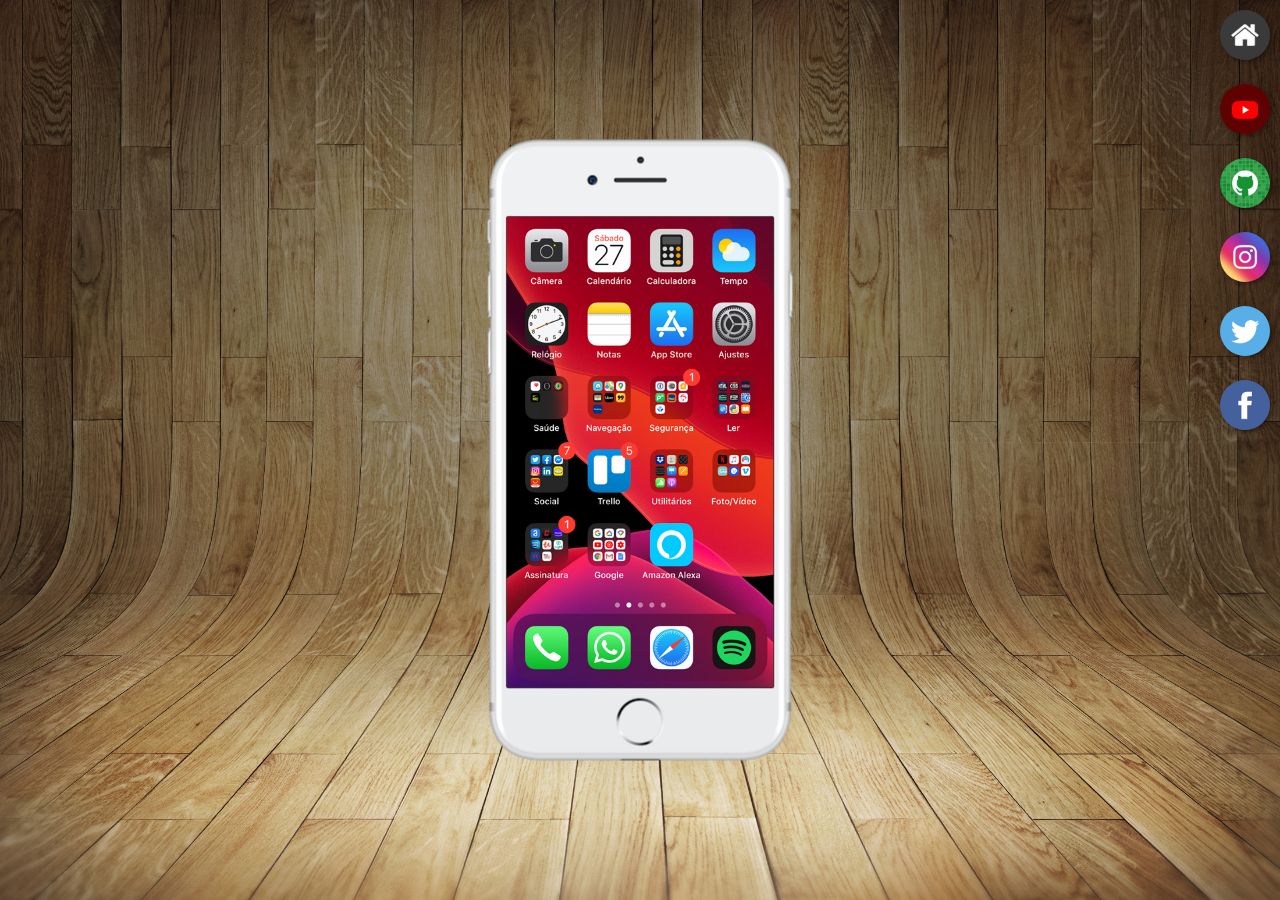
<file: index.html>
<!DOCTYPE html>
<html lang="pt-br">
<head>
    <meta charset="UTF-8">
    <meta name="viewport" content="width=device-width, initial-scale=1.0">
    <link rel="shortcut icon" href="favicon.ico" type="image/x-icon">
    <link rel="stylesheet" href="estilos/style.css">
    <title>Projeto Redes Sociais</title>
   

</head>
<body>
    <main>
        <section id="telefone">
        <iframe src="home.html" frameborder="0" name="tela" id="tela"></iframe>
        </section>
        <section id="redes-sociais">
         <a href="#" target="tela"><img src="imagens/logo-home.jpg" alt="home"></a>
         <a href="youtube.html" target="tela"><img src="imagens/logo-youtube.jpg" alt="youtube"></a>
         <a href="github.html" target="tela"><img src="imagens/logo-github.jpg" alt="logo-github"></a>
         <a href="instagram.html" target="tela"><img src="imagens/logo-instagram.jpg" alt="instagram"></a>
         <a href="twitter.html" target="tela"><img src="imagens/logo-twitter.jpg" alt="twitter"></a>
         <a href="facebook.html" target="tela"><img src="imagens/logo-facebook.jpg" alt="facebook"></a>
        </section>
    </main>

</body>
</html>
</file>
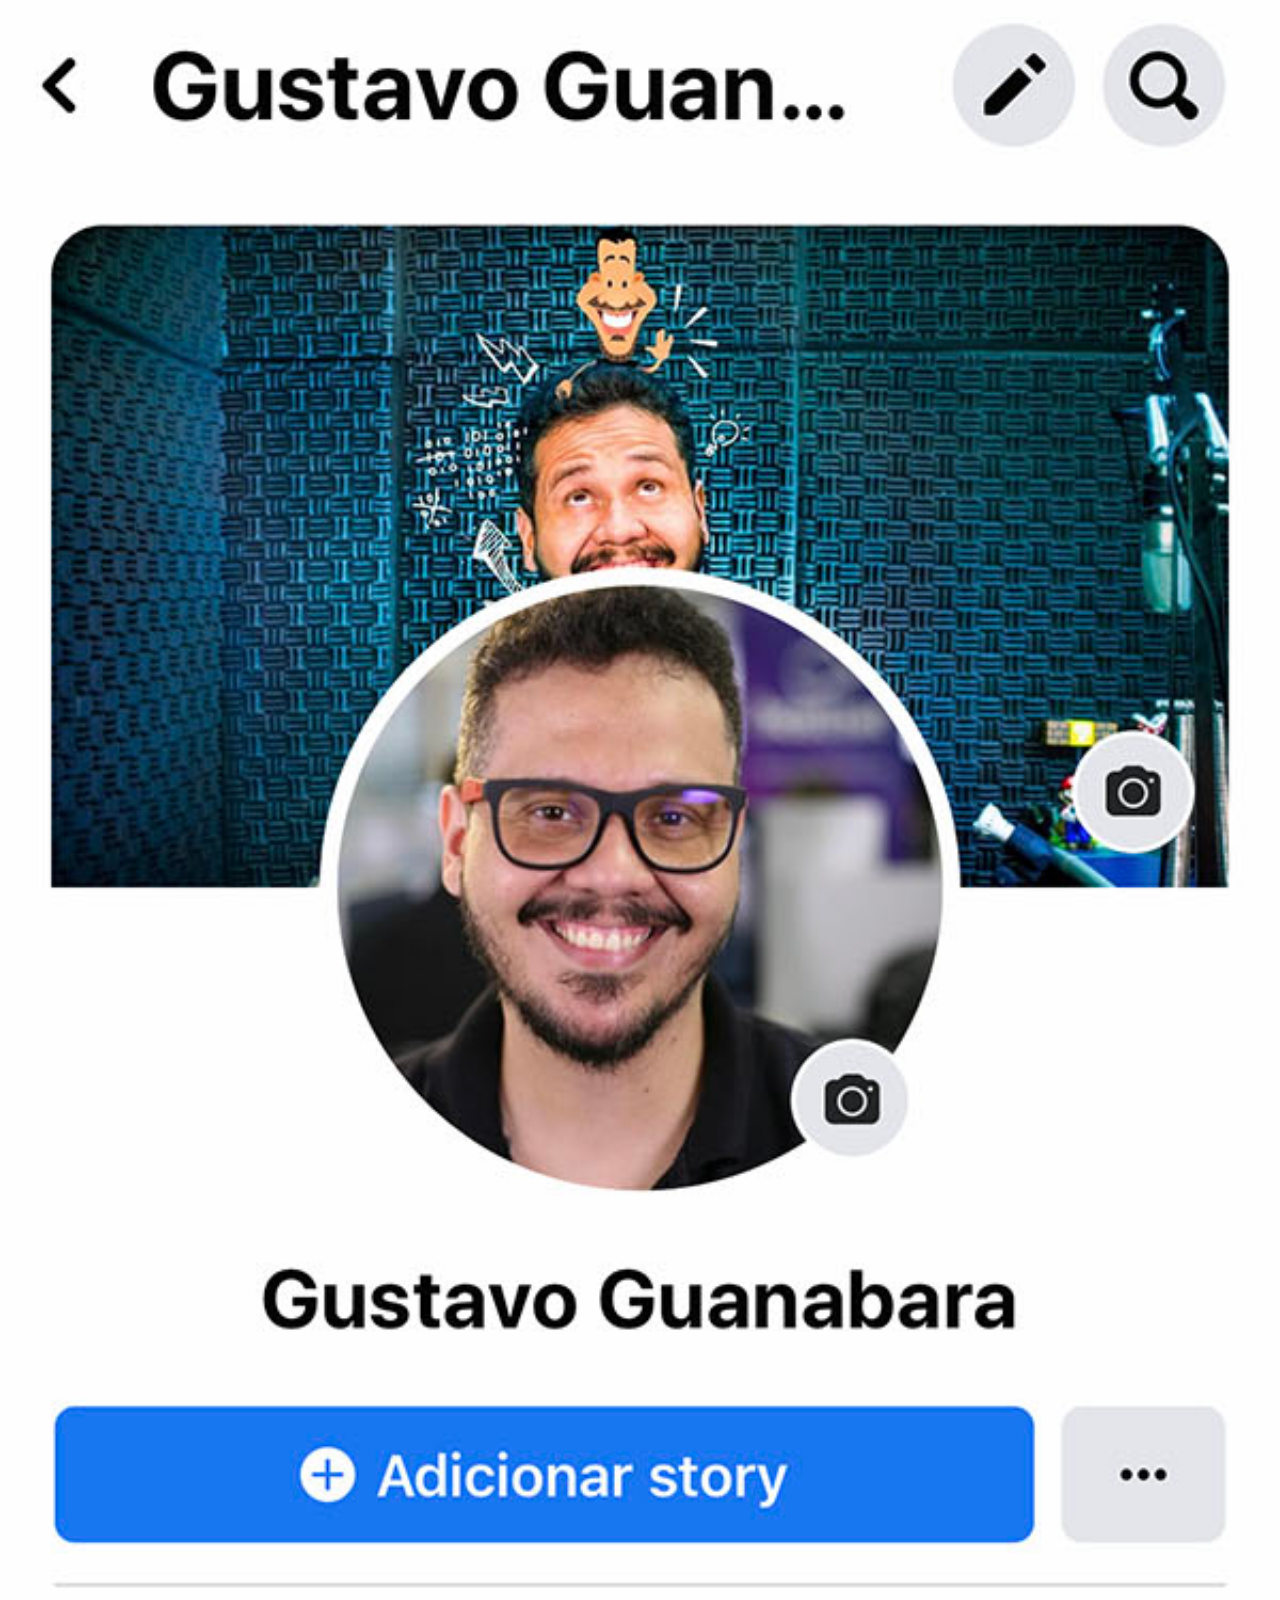
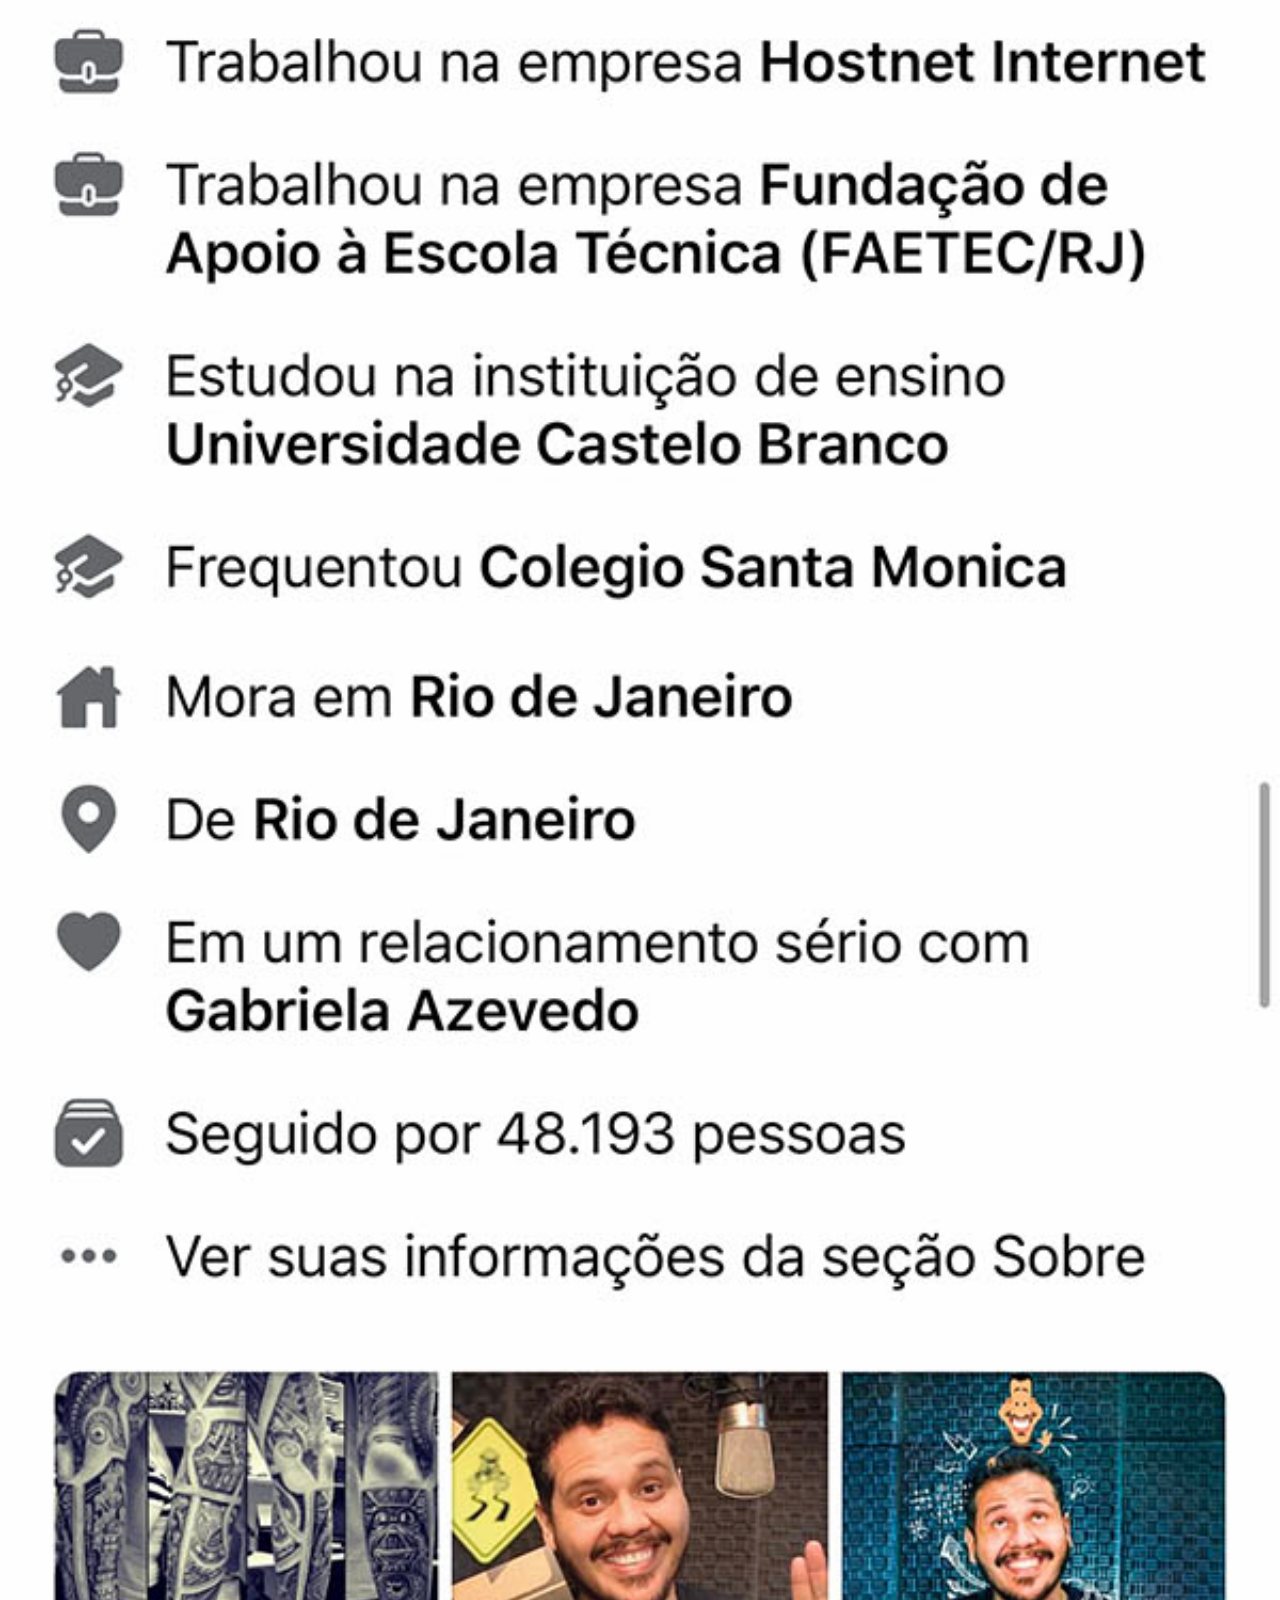
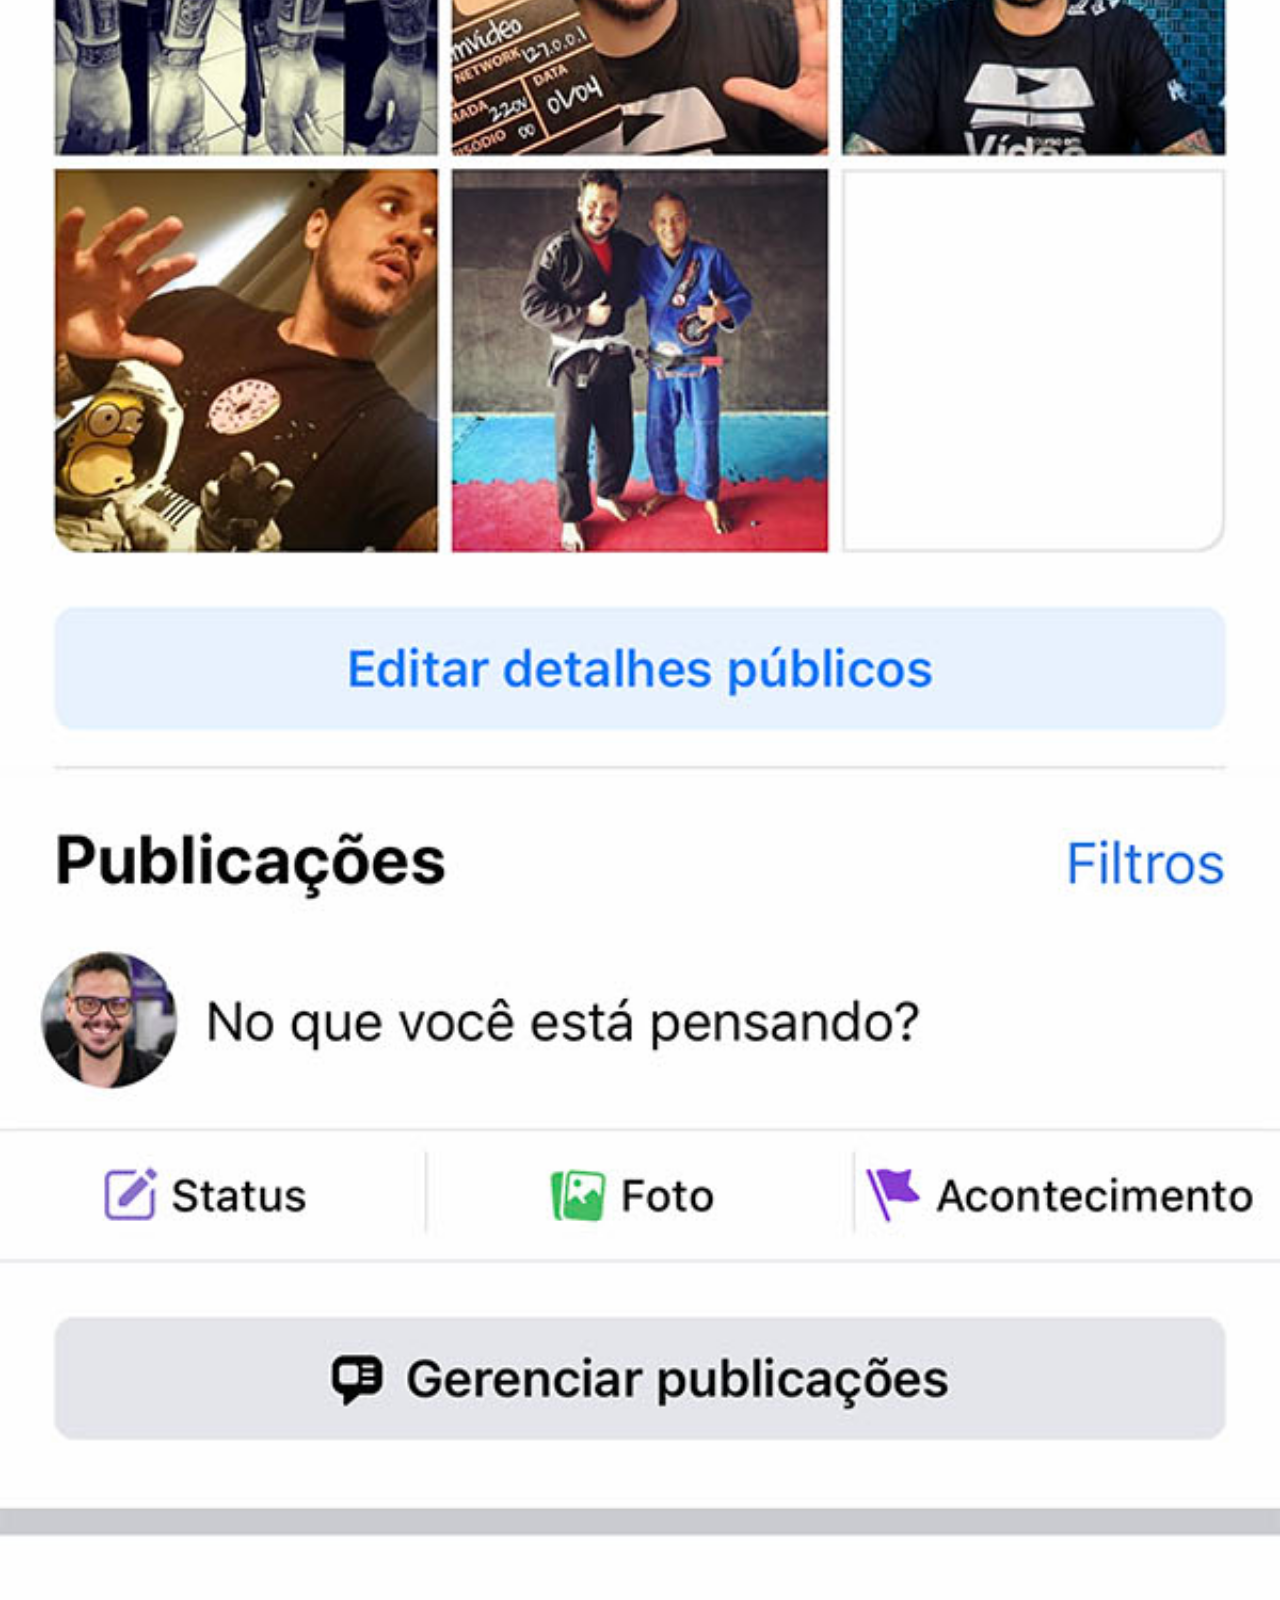
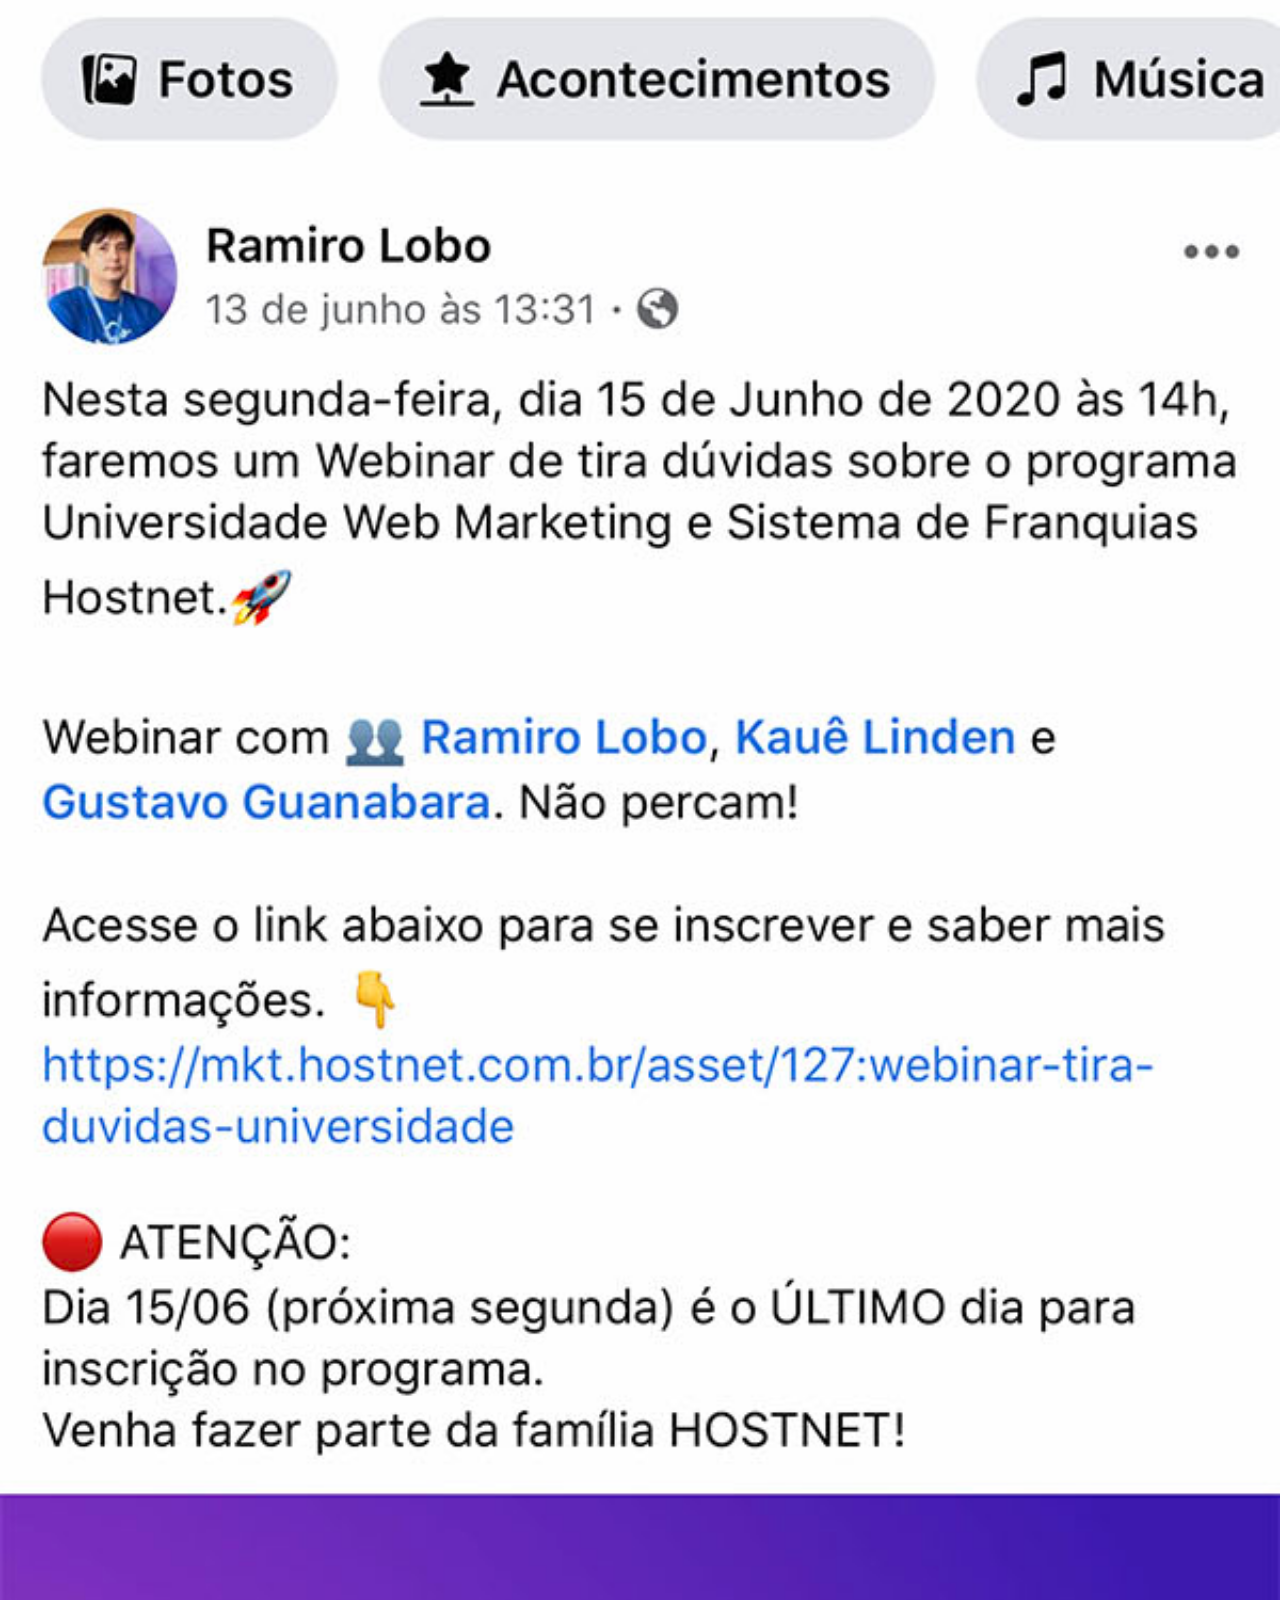
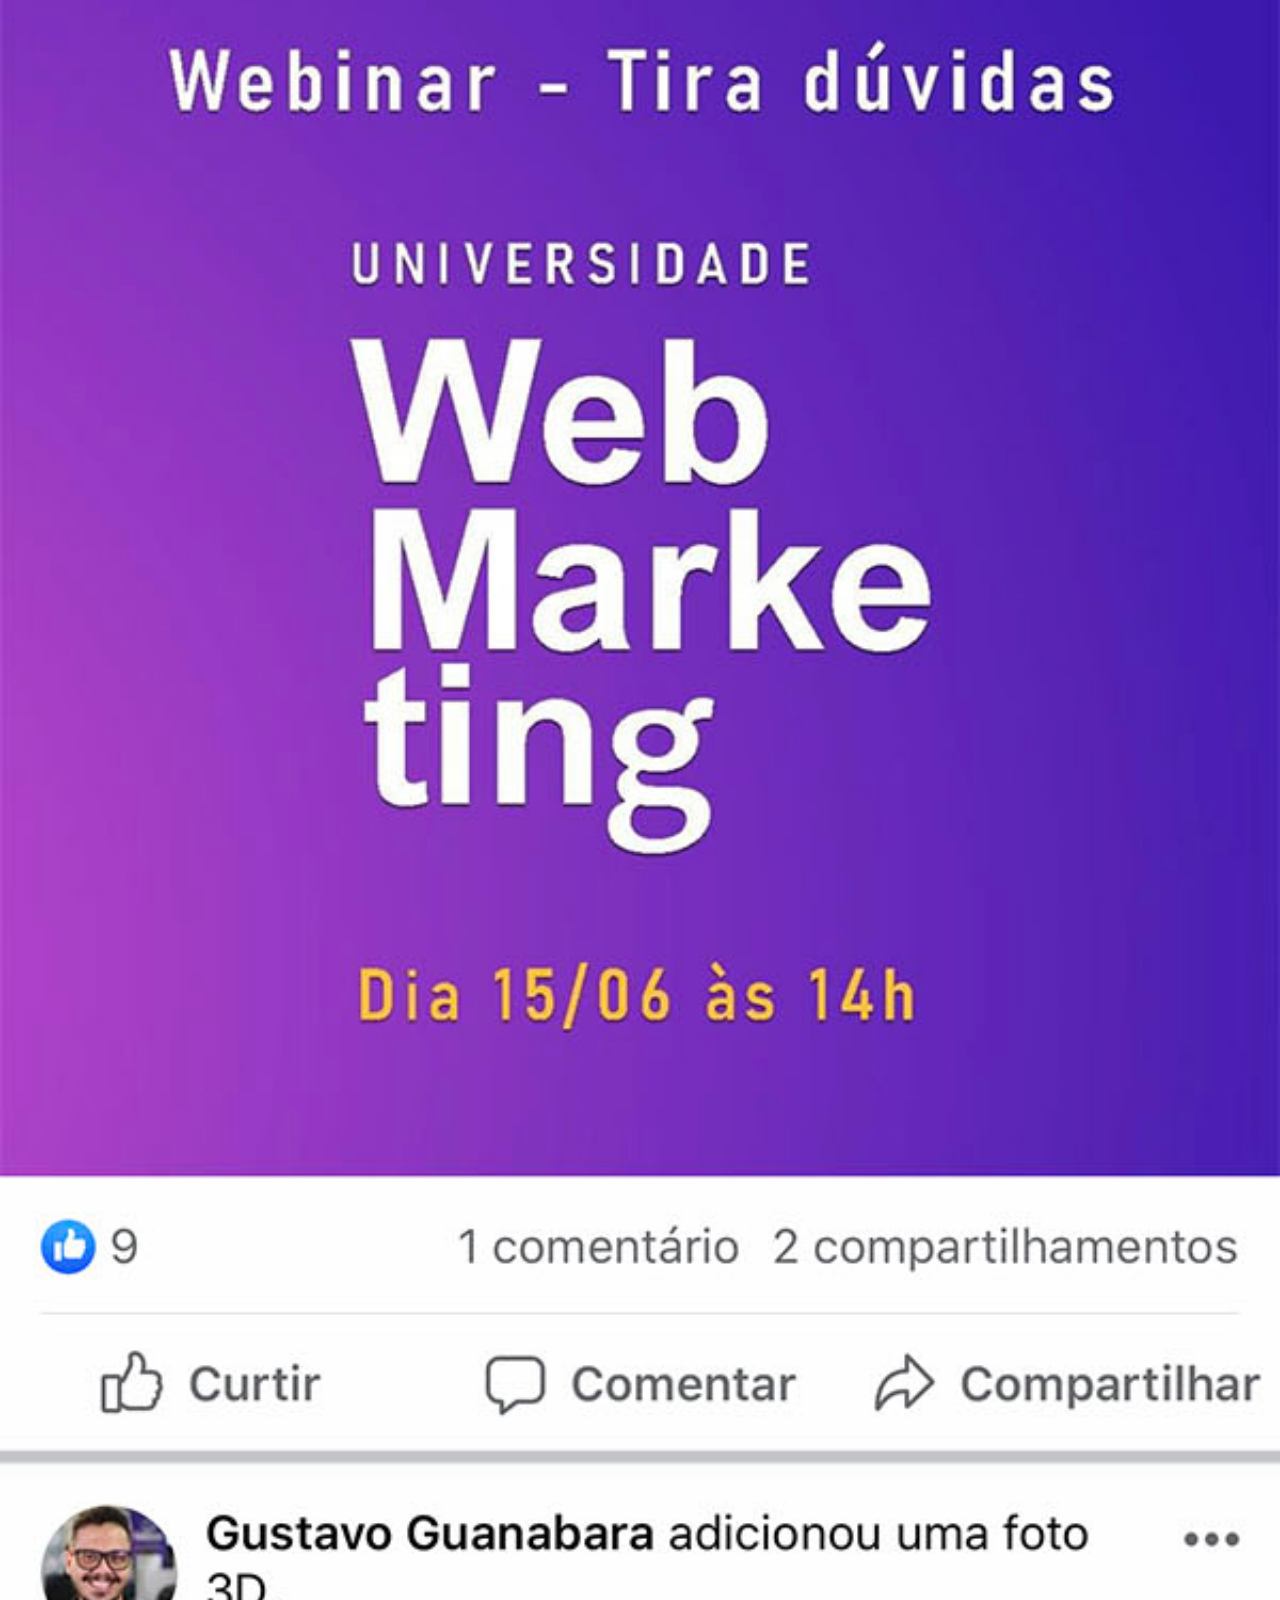
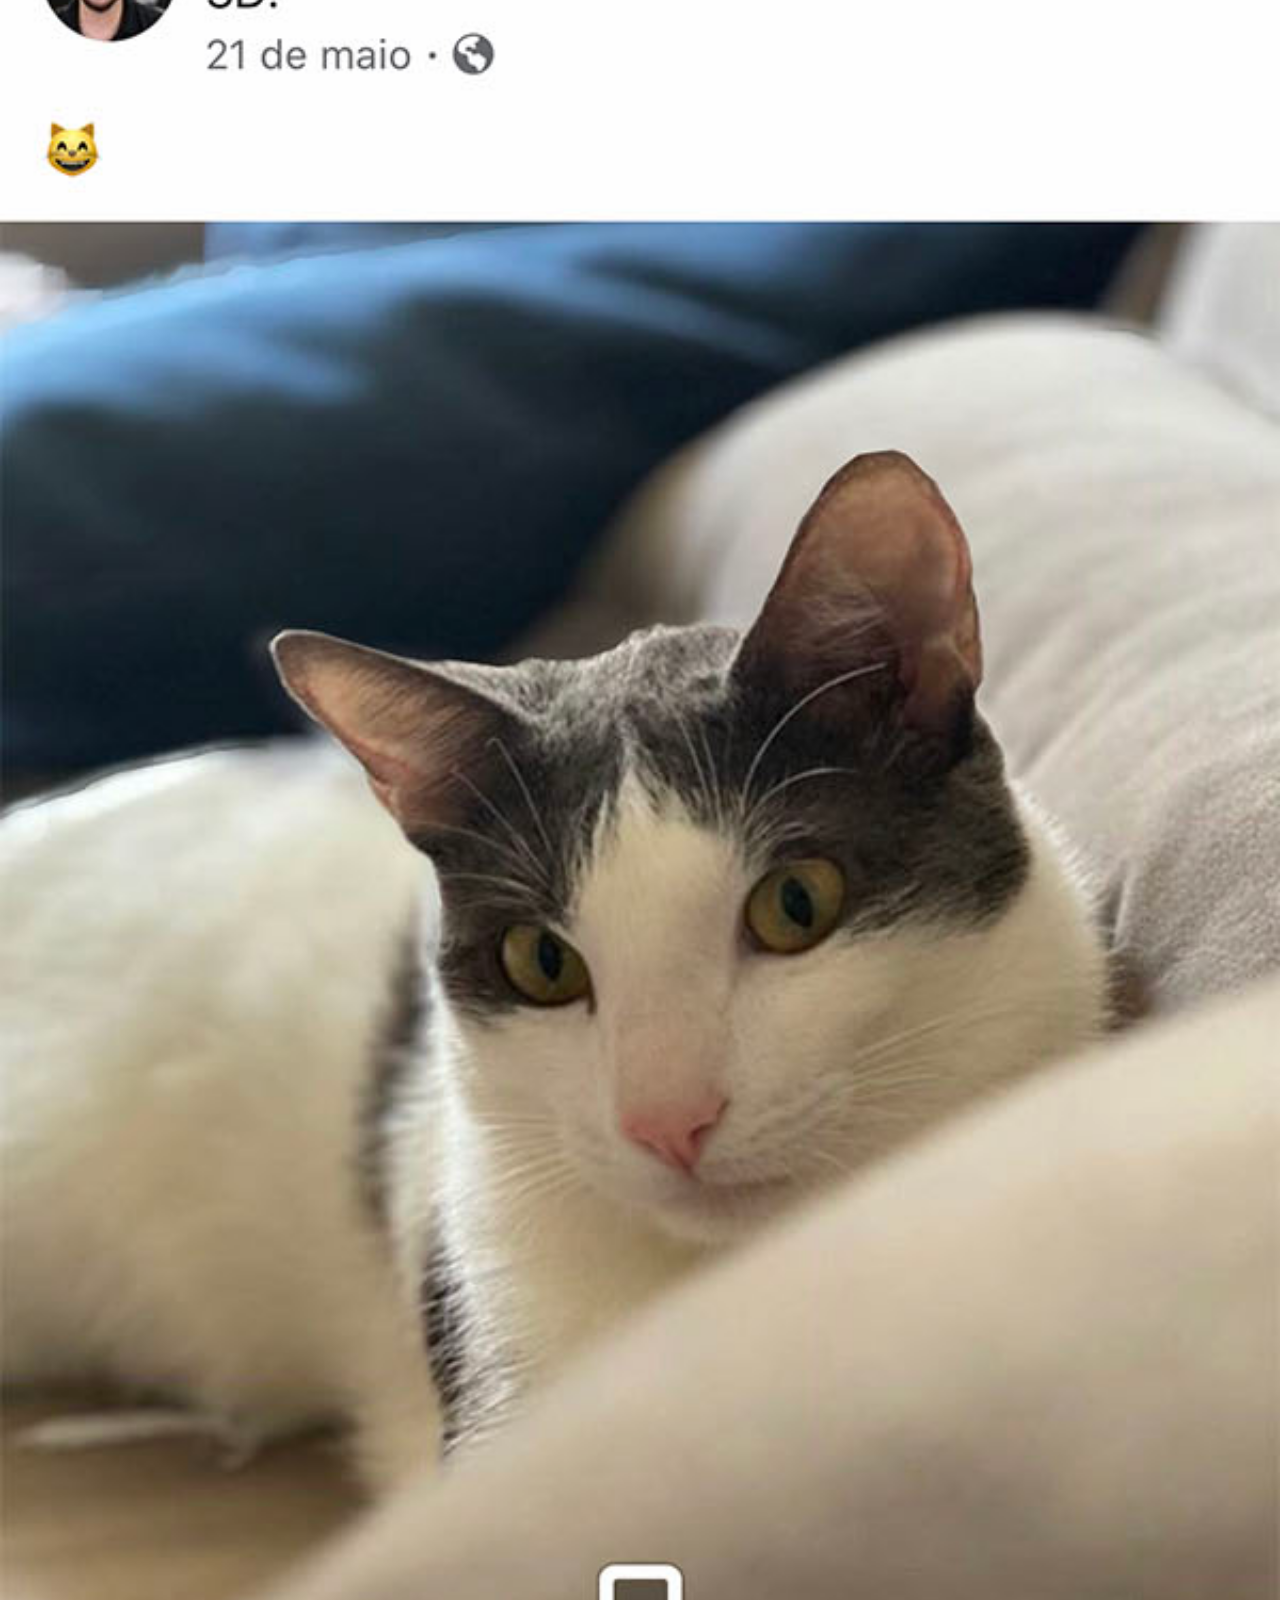
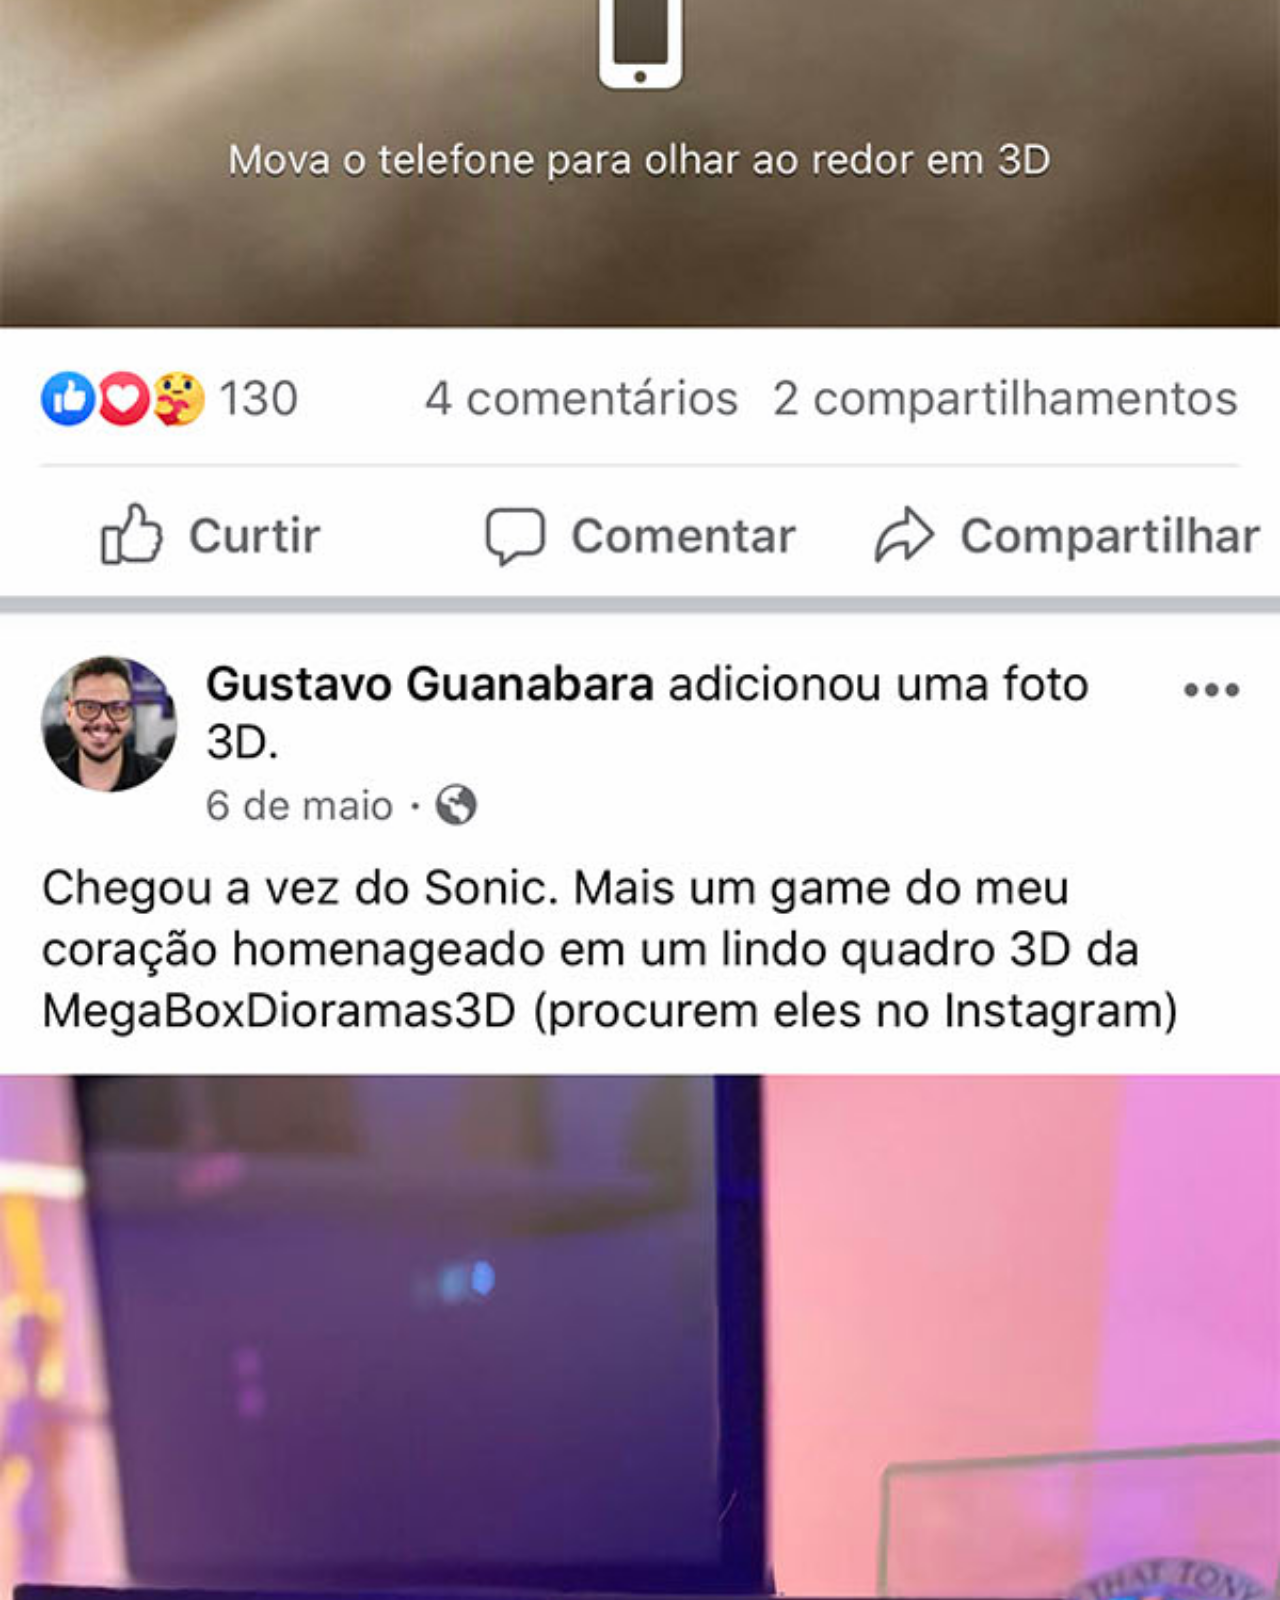
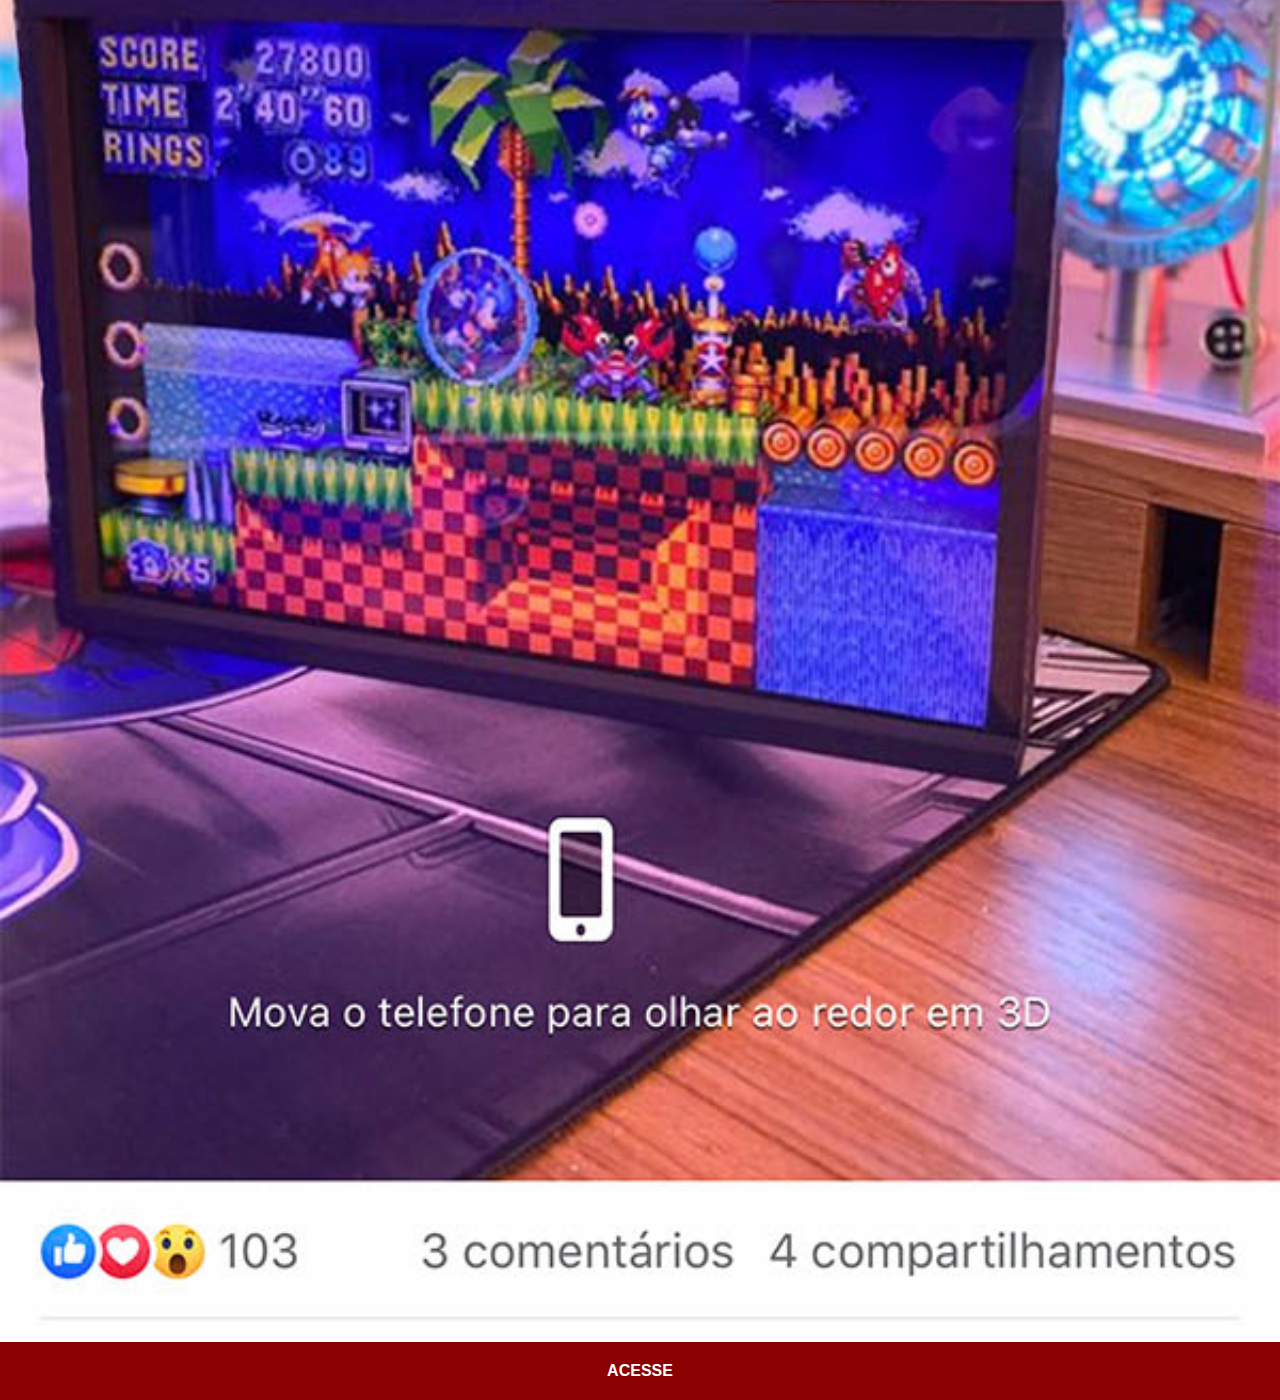
<file: facebook.html>
<!DOCTYPE html>
<html lang="pt-br">
<head>
    <meta charset="UTF-8">
    <meta name="viewport" content="width=device-width, initial-scale=1.0">
    <title>facebook</title>
    <link rel="stylesheet" href="estilos/social.css">
</head>
<body>
    <img src="imagens/tela-facebook.jpg" alt="facebook">
    <a href="https://www.facebook.com/carlosilva.natalicio/" target="_blank">ACESSE</a>
</body>
</html>
</file>
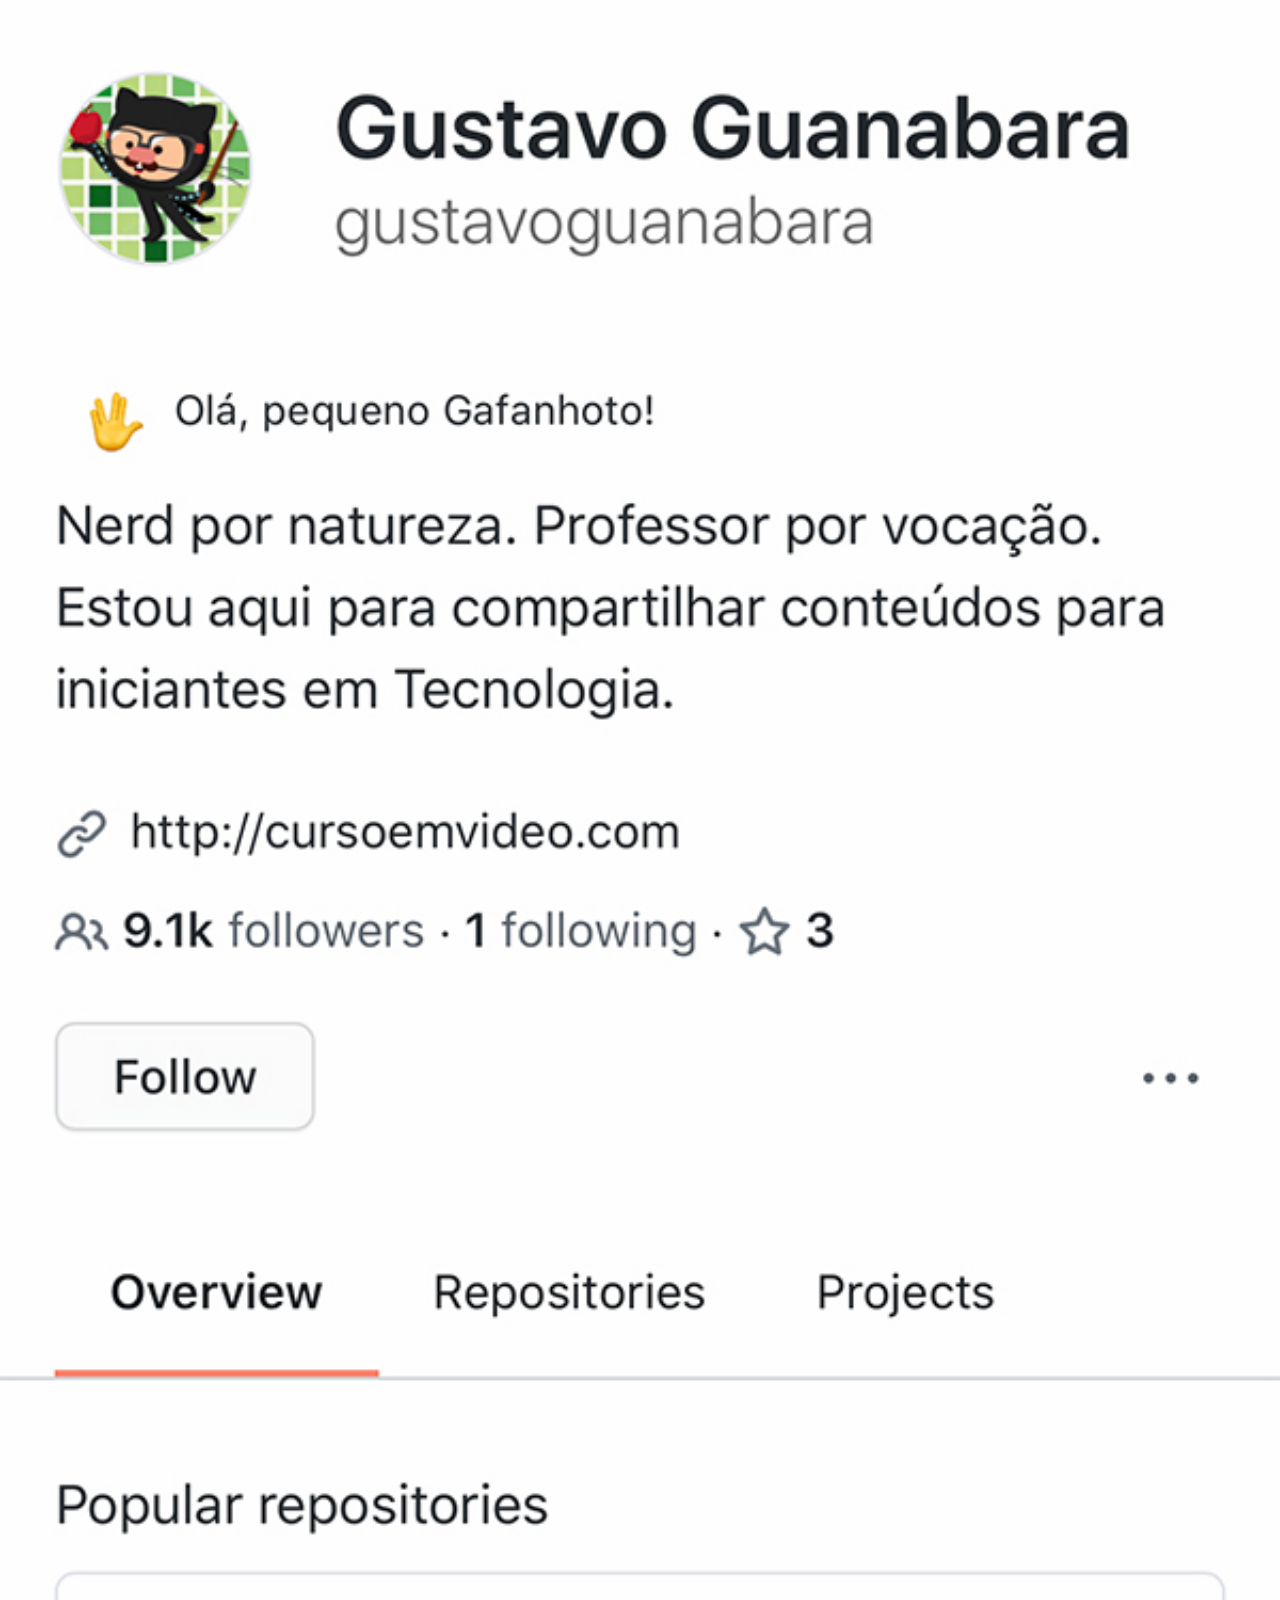
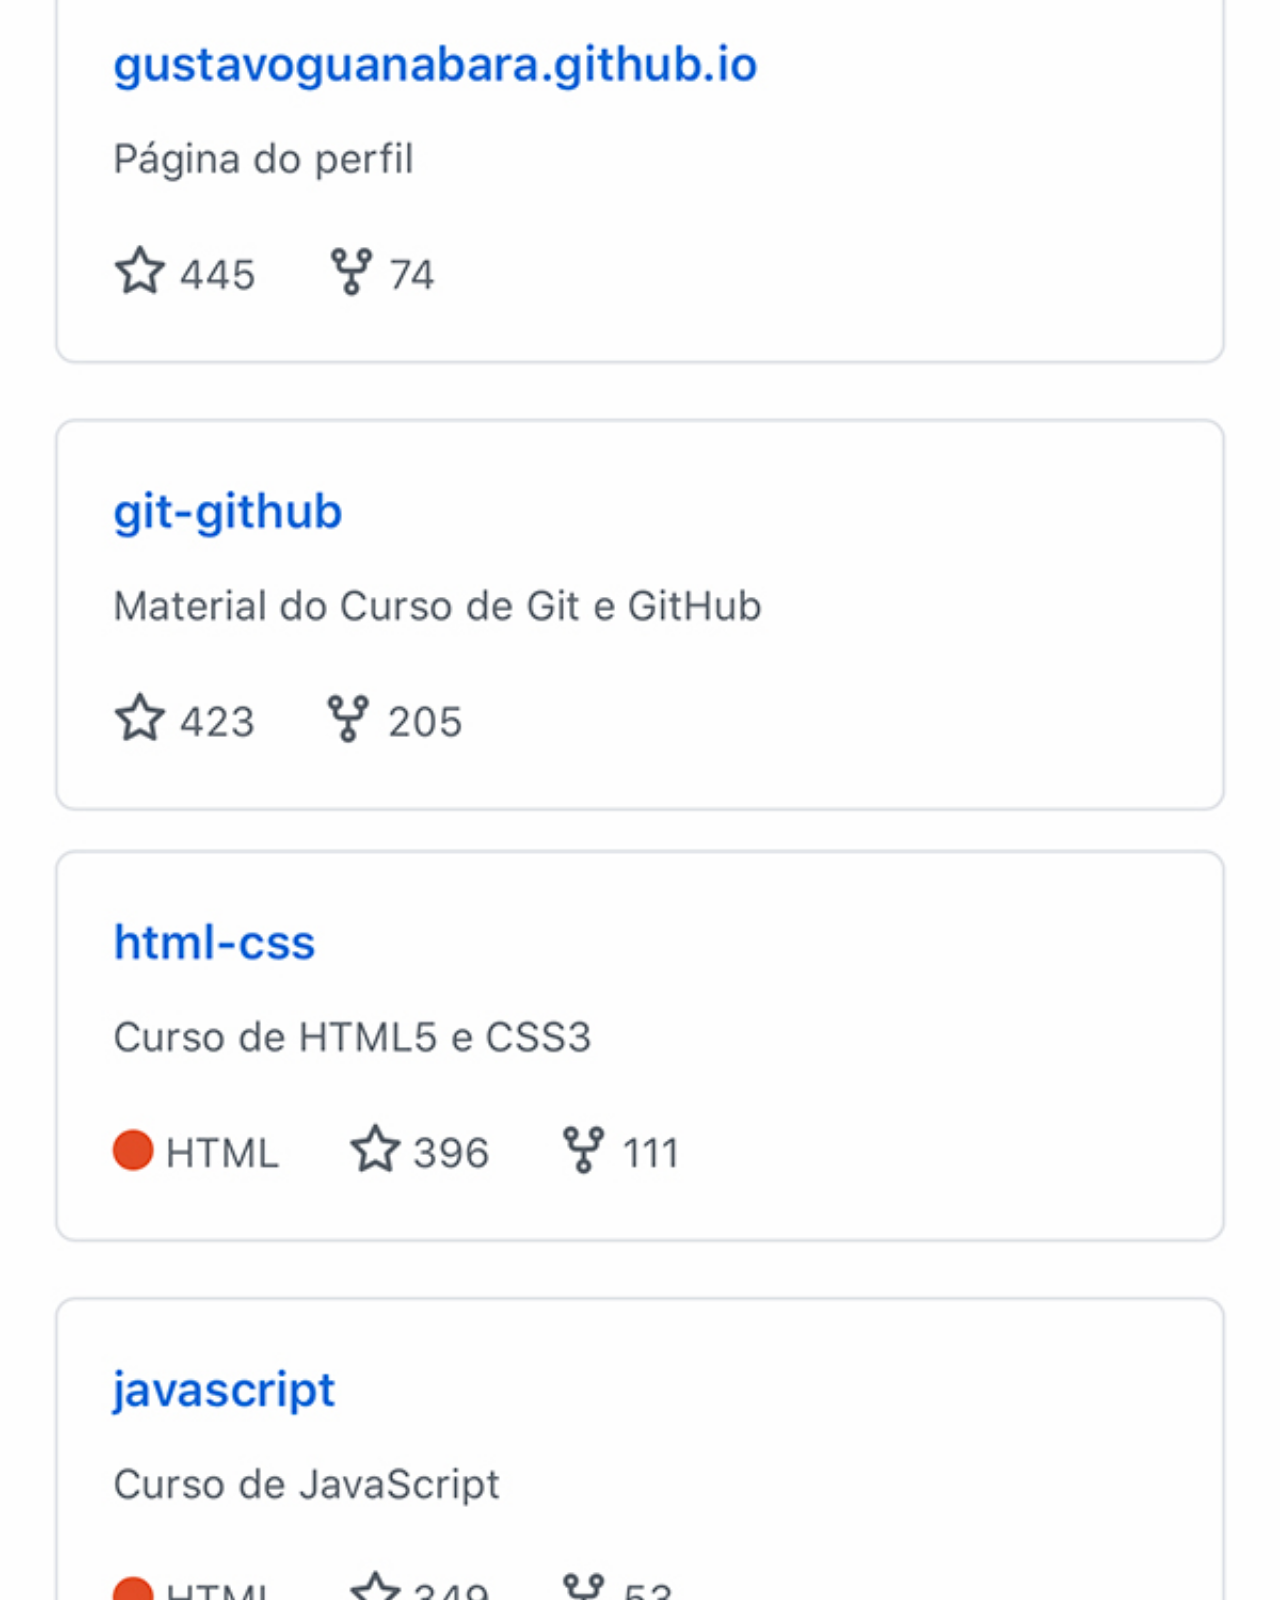
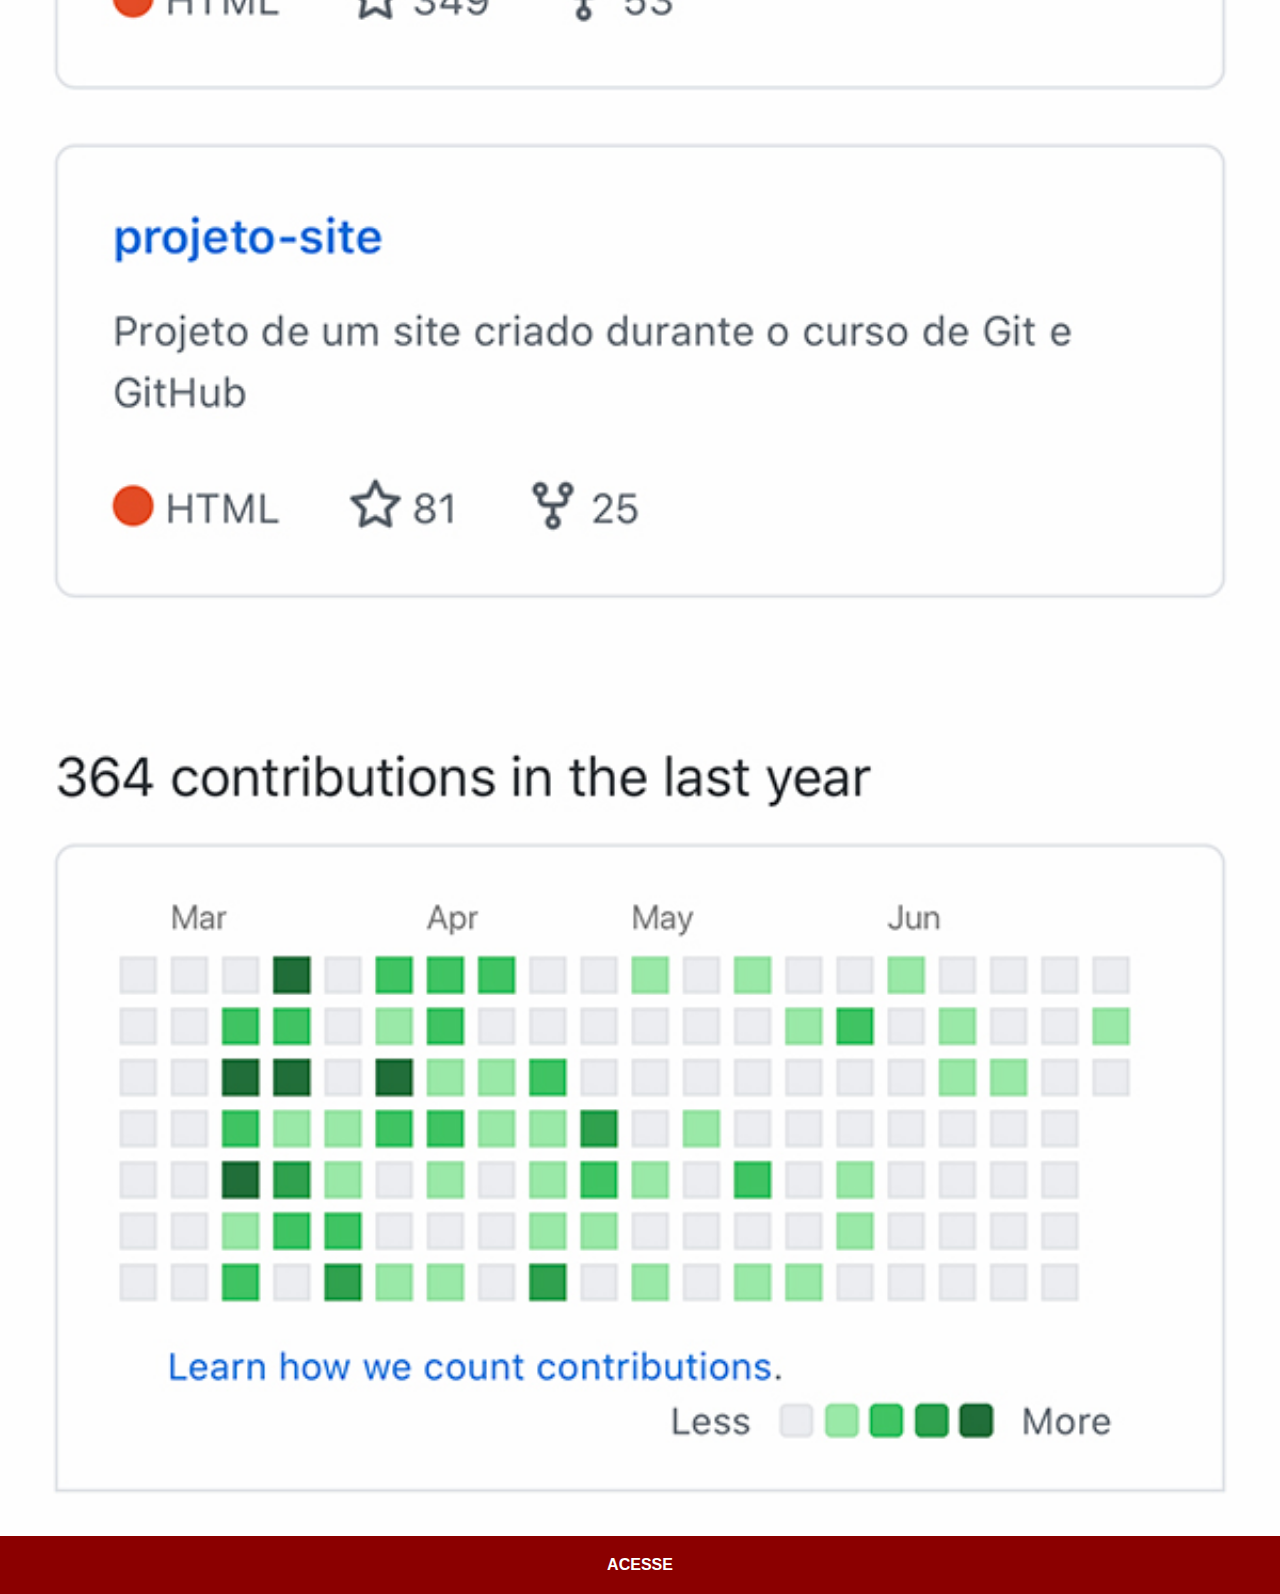
<file: github.html>
<!DOCTYPE html>
<html lang="pt-br">
<head>
    <meta charset="UTF-8">
    <meta name="viewport" content="width=device-width, initial-scale=1.0">
    <title>logo-github</title>
    <link rel="stylesheet" href="estilos/social.css">
</head>
<body>
    <img src="imagens/tela-github.jpg" alt="github">
    <a href="https://github.com/carlosjnssilva" target="_blank">ACESSE</a>
</body>
</html>
</file>
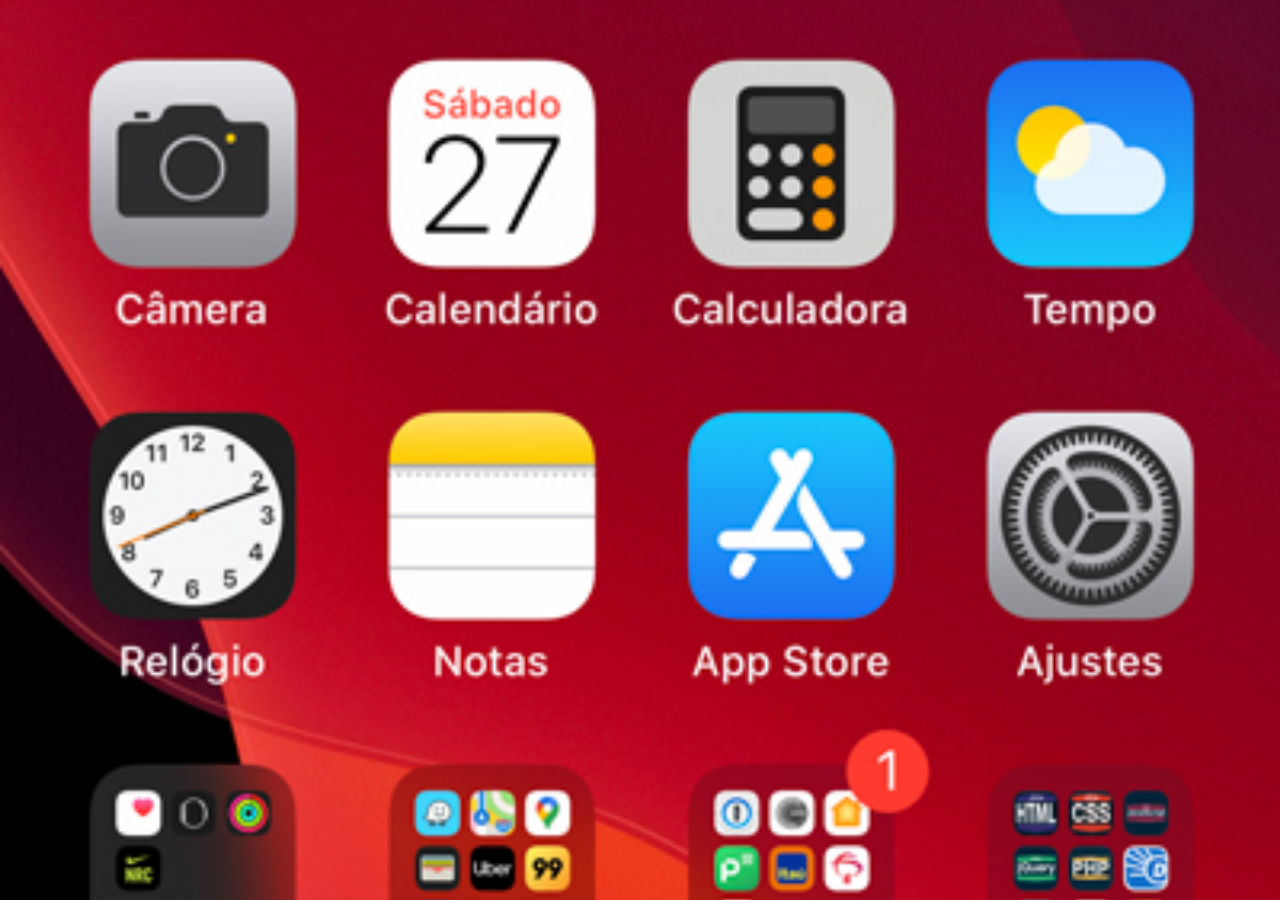
<file: home.html>
<!DOCTYPE html>
<html lang="pt-br">
<head>
    <meta charset="UTF-8">
    <meta name="viewport" content="width=device-width, initial-scale=1.0">
    <title>Home</title>
</head>
<style>
    *{
        margin: 0;
        padding: 0;
    }
    body{
        width: 100vw;
        height: 100lvh;
        background: black url('imagens/tela-home.jpg') no-repeat top center;
        background-size: cover;

    }
</style>
<body>
    
</body>
</html>
</file>
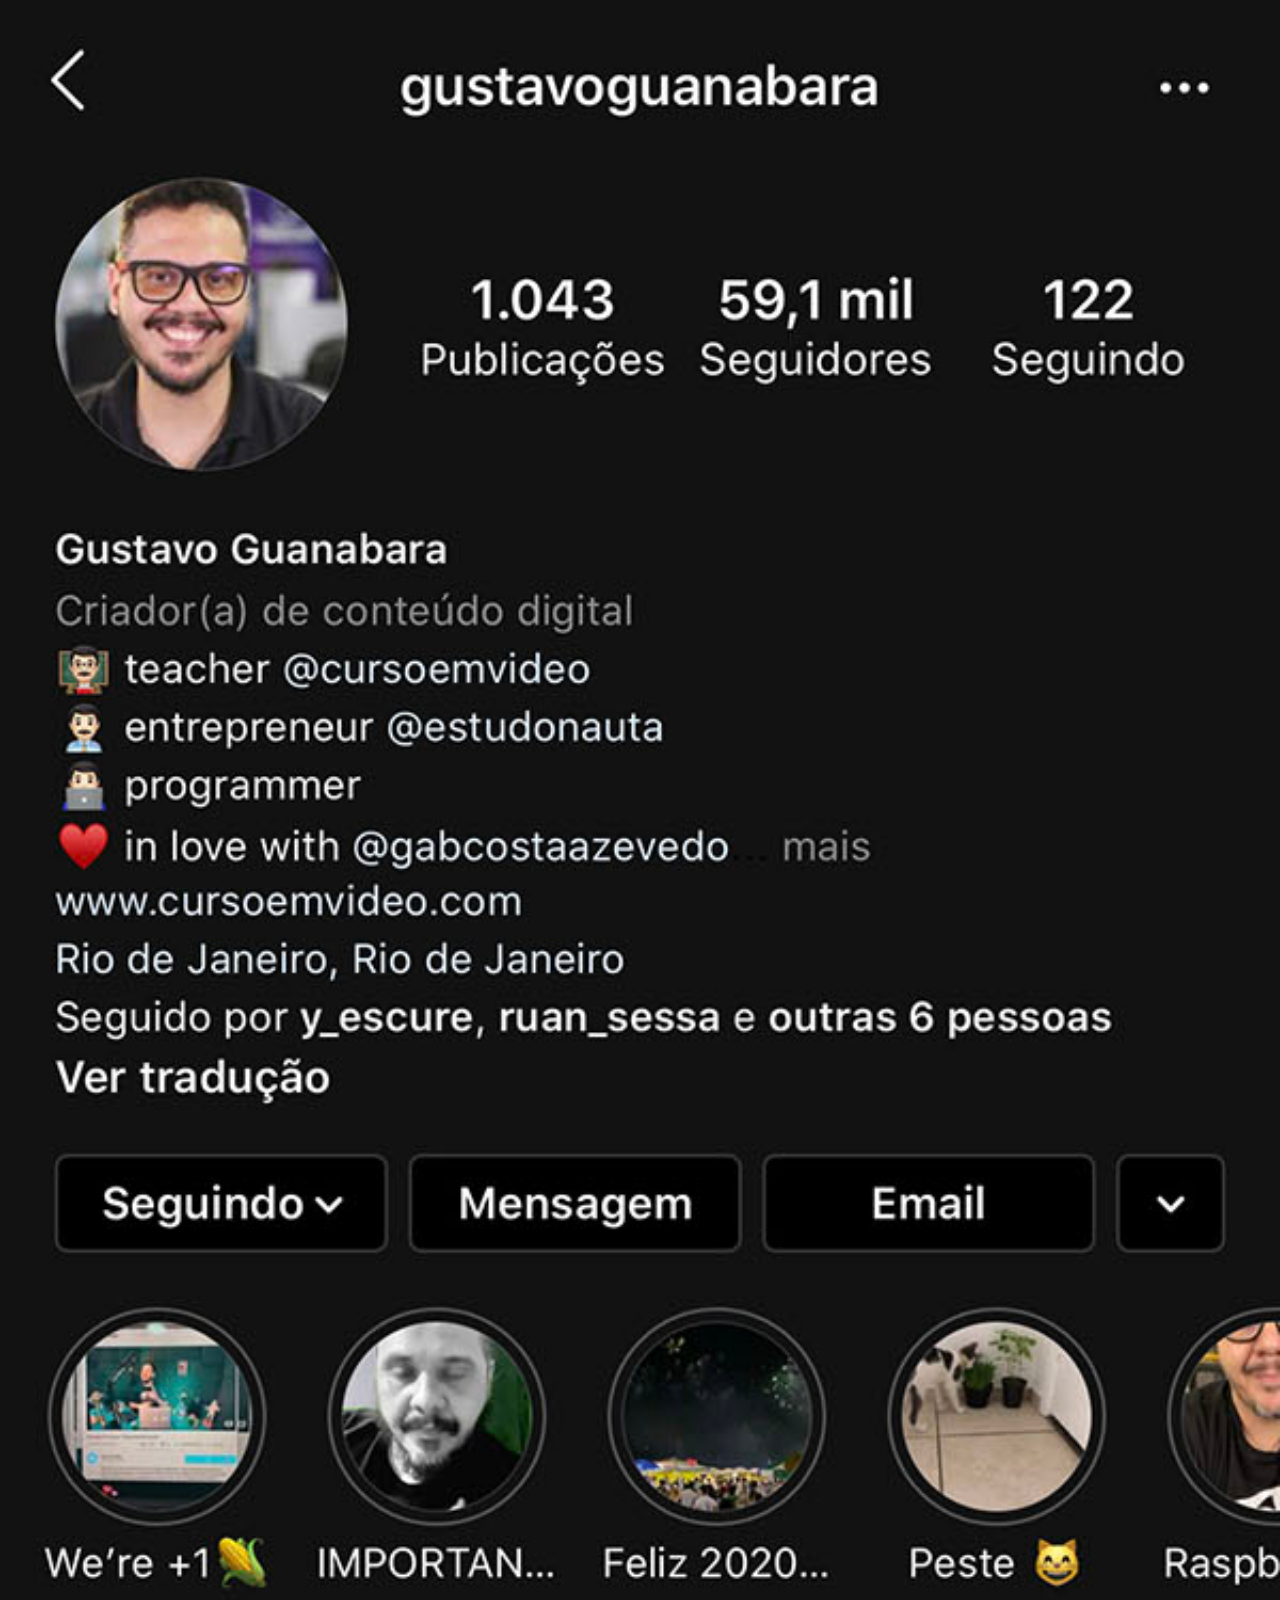
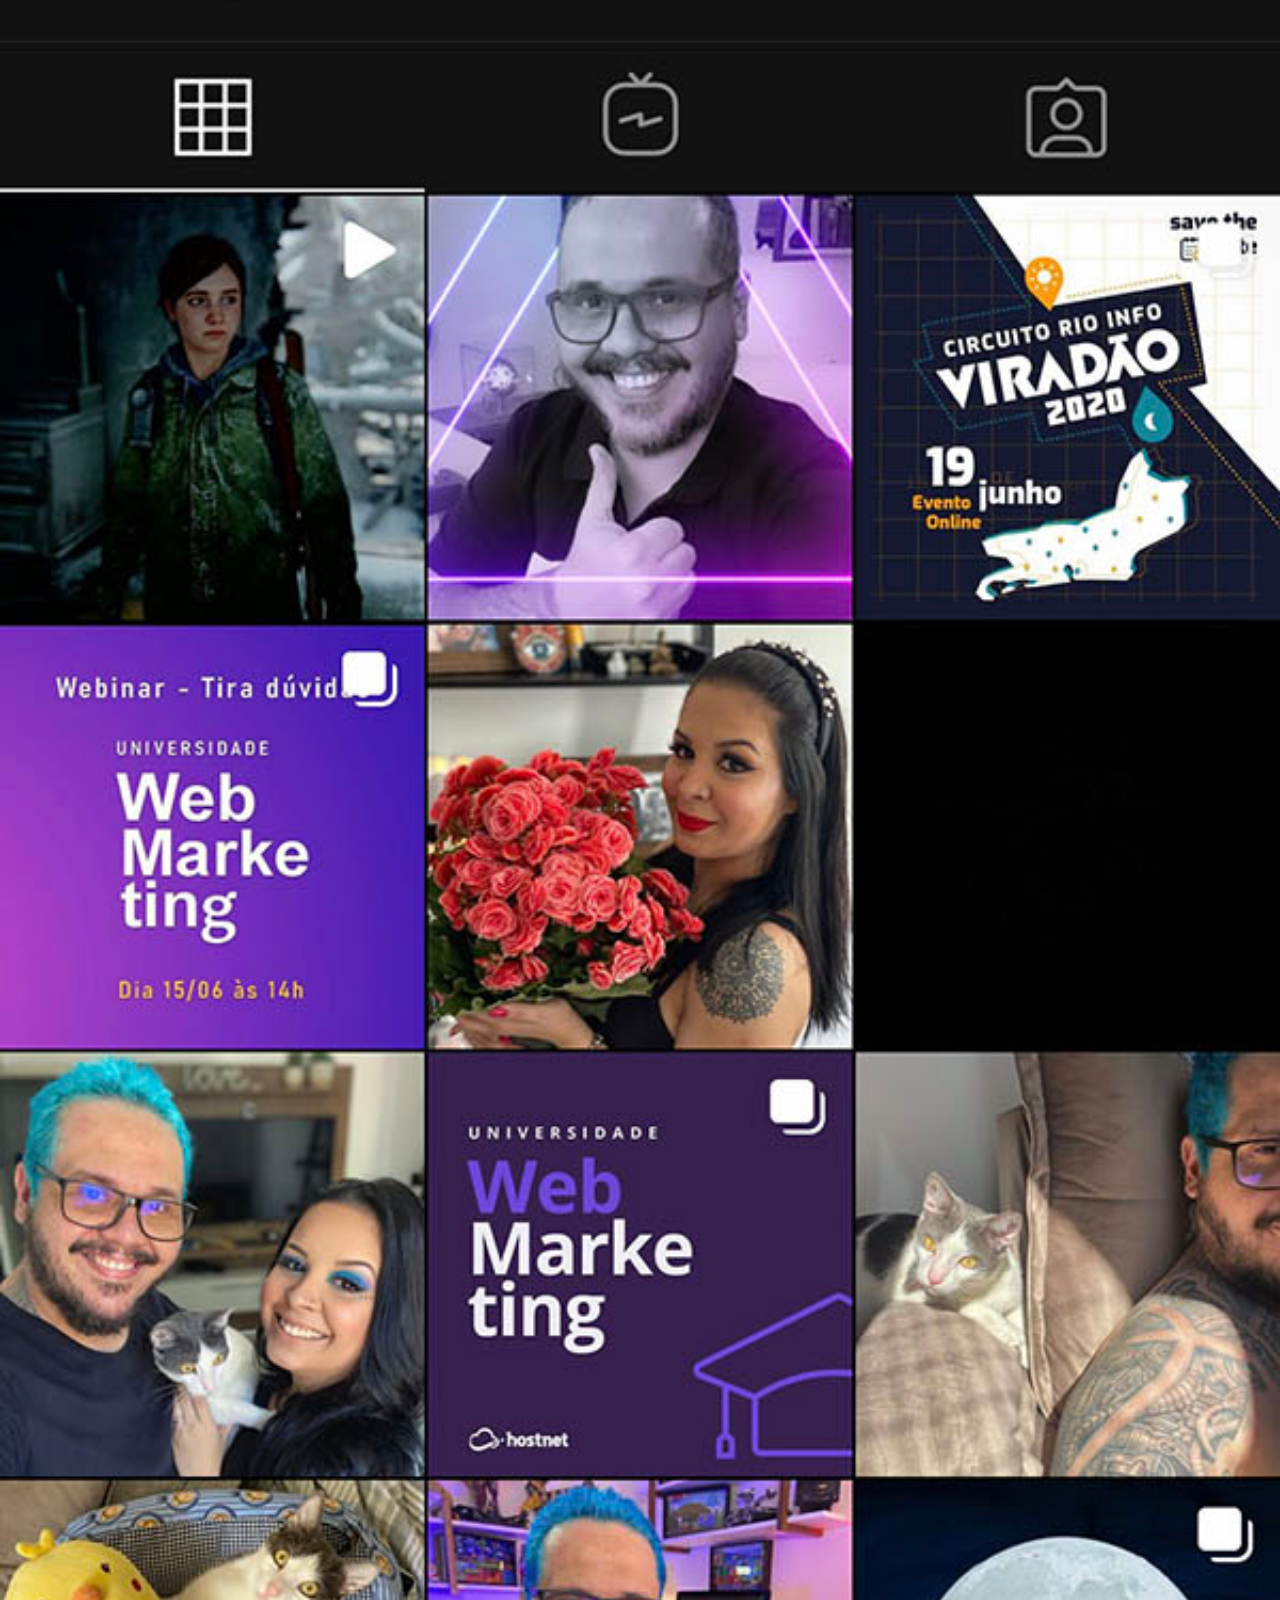
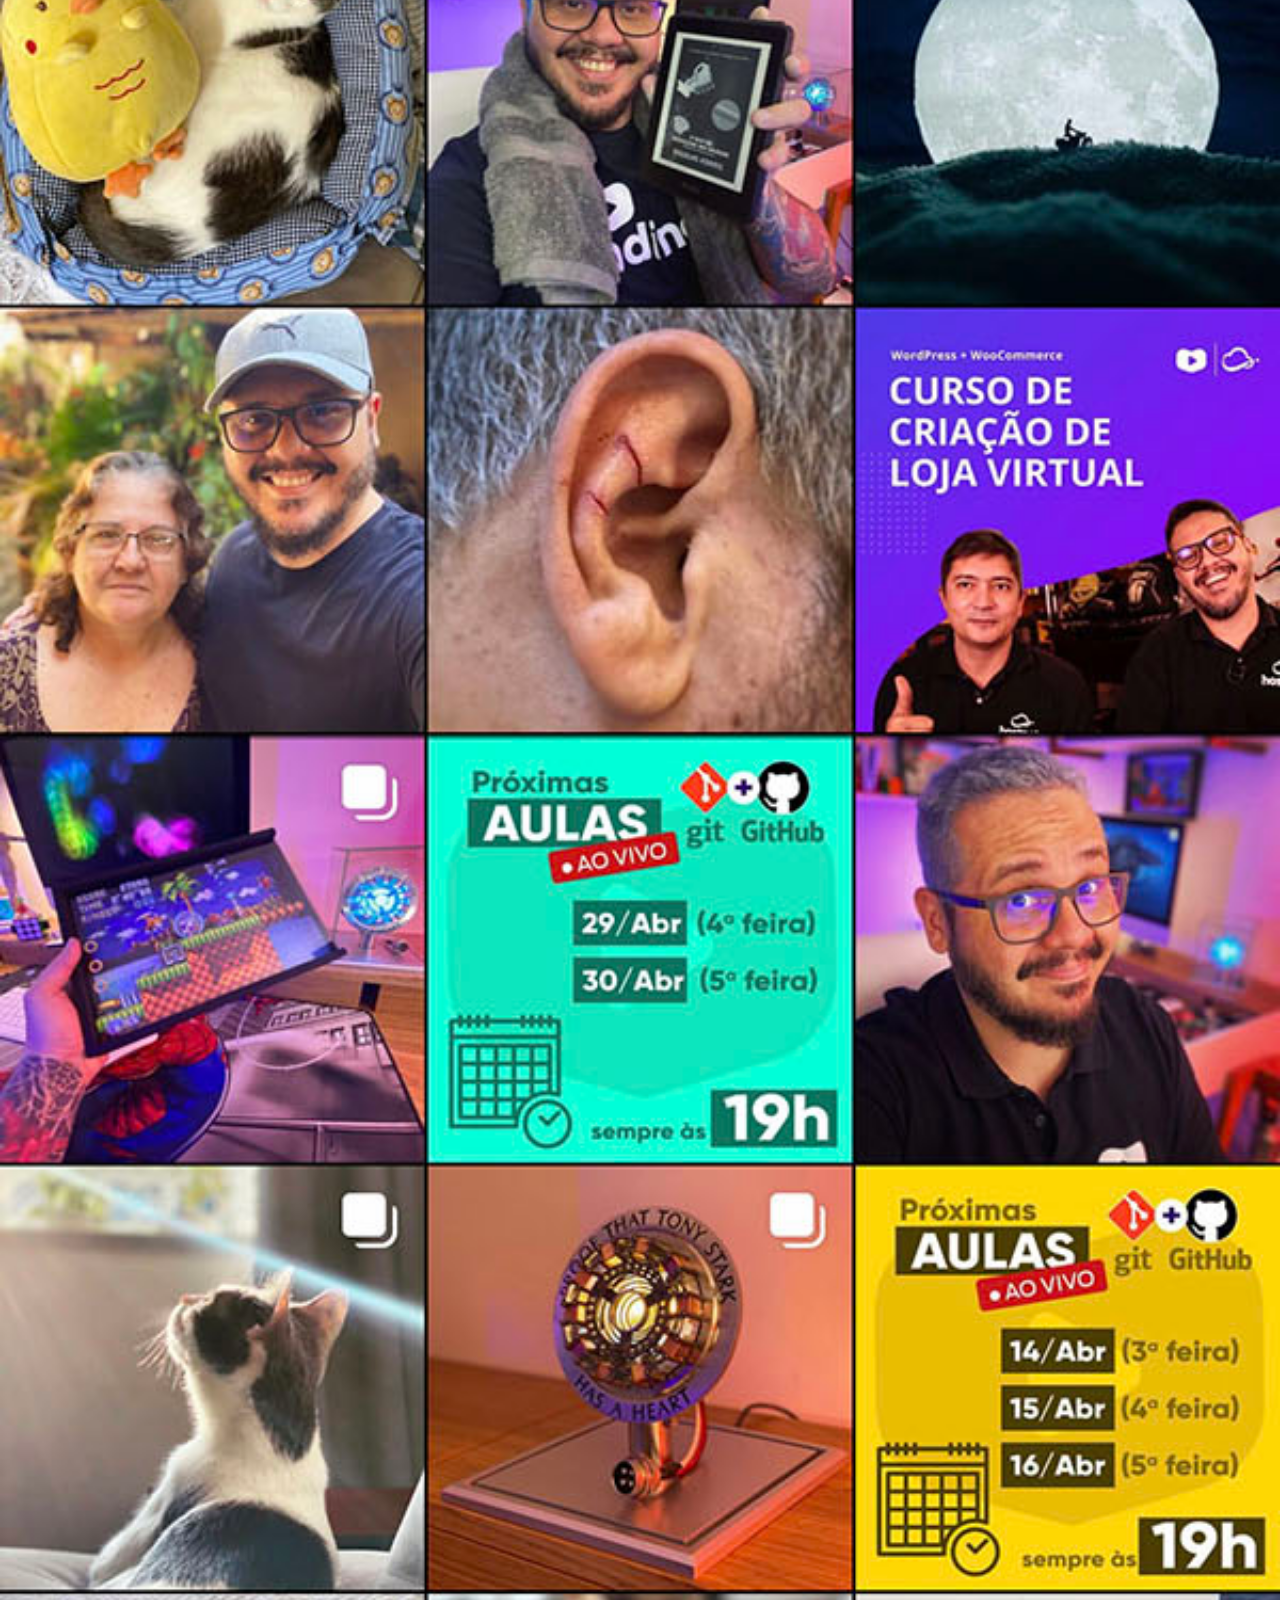
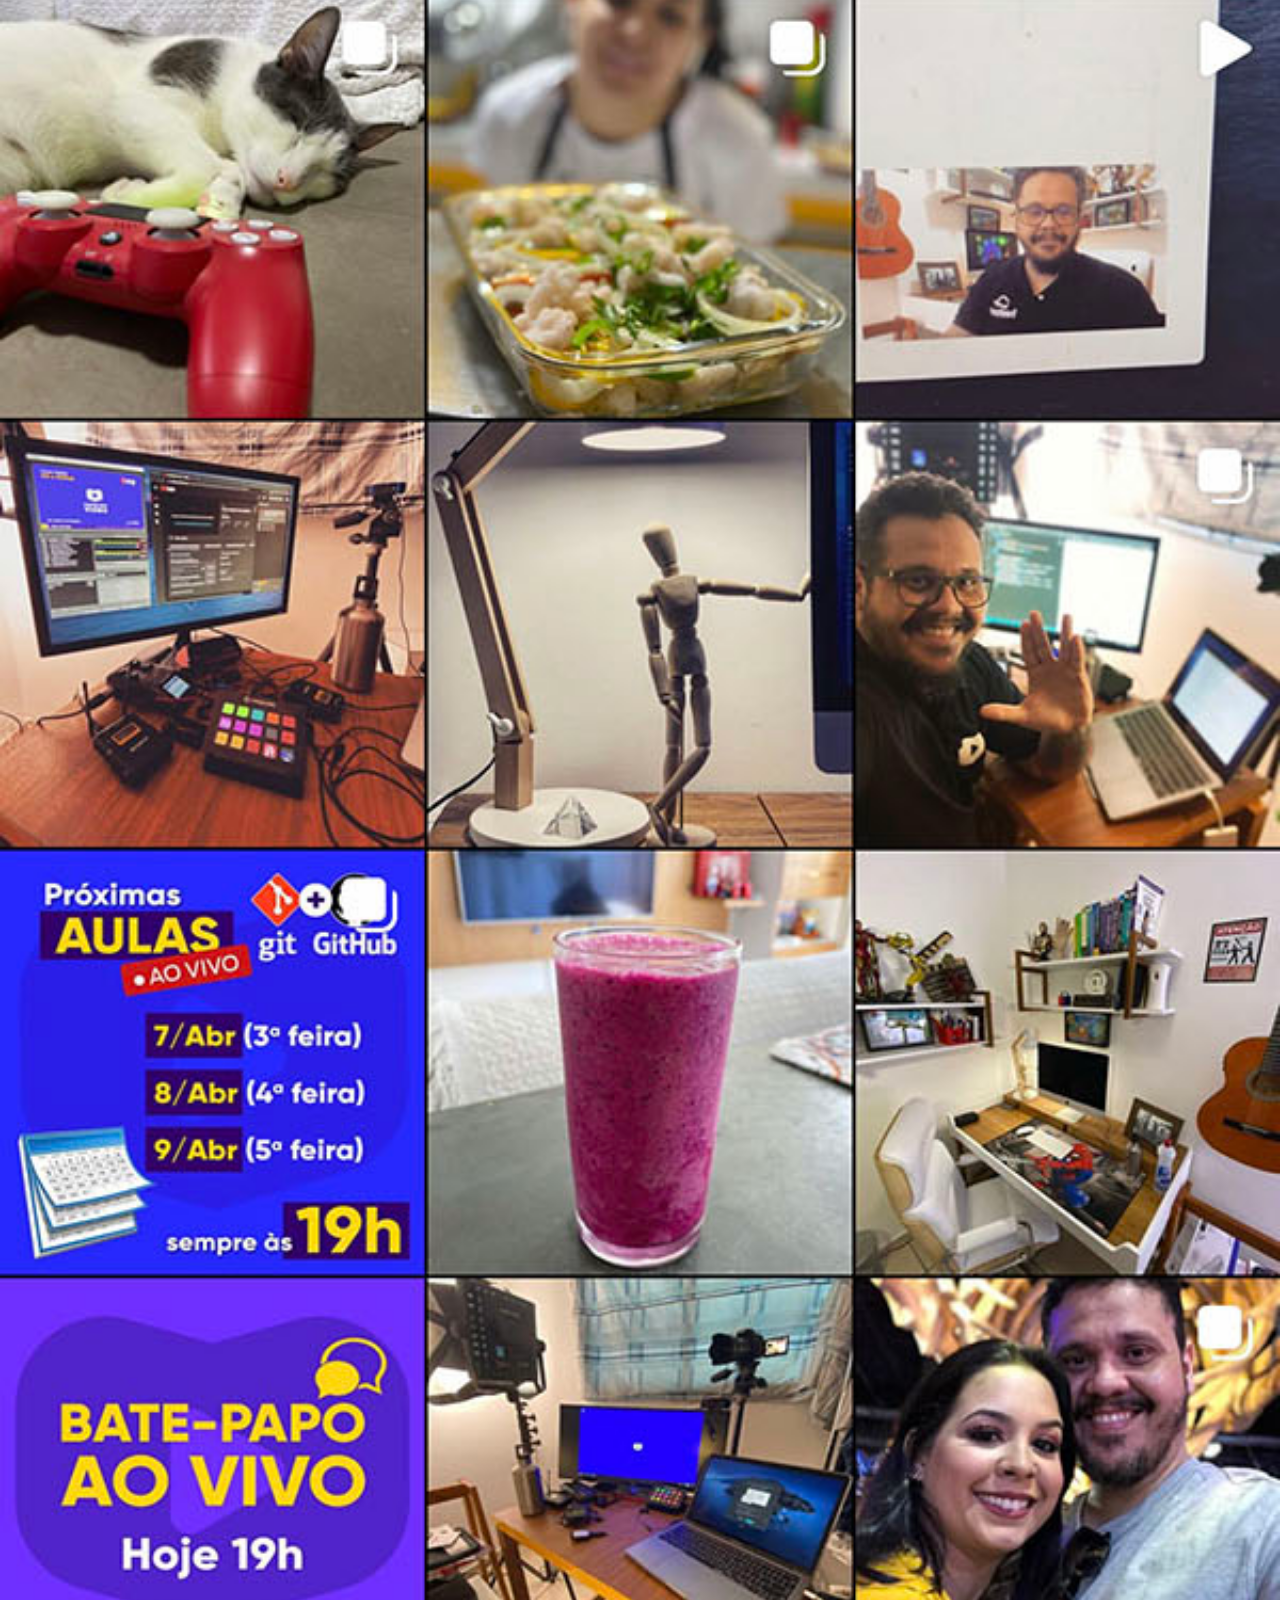
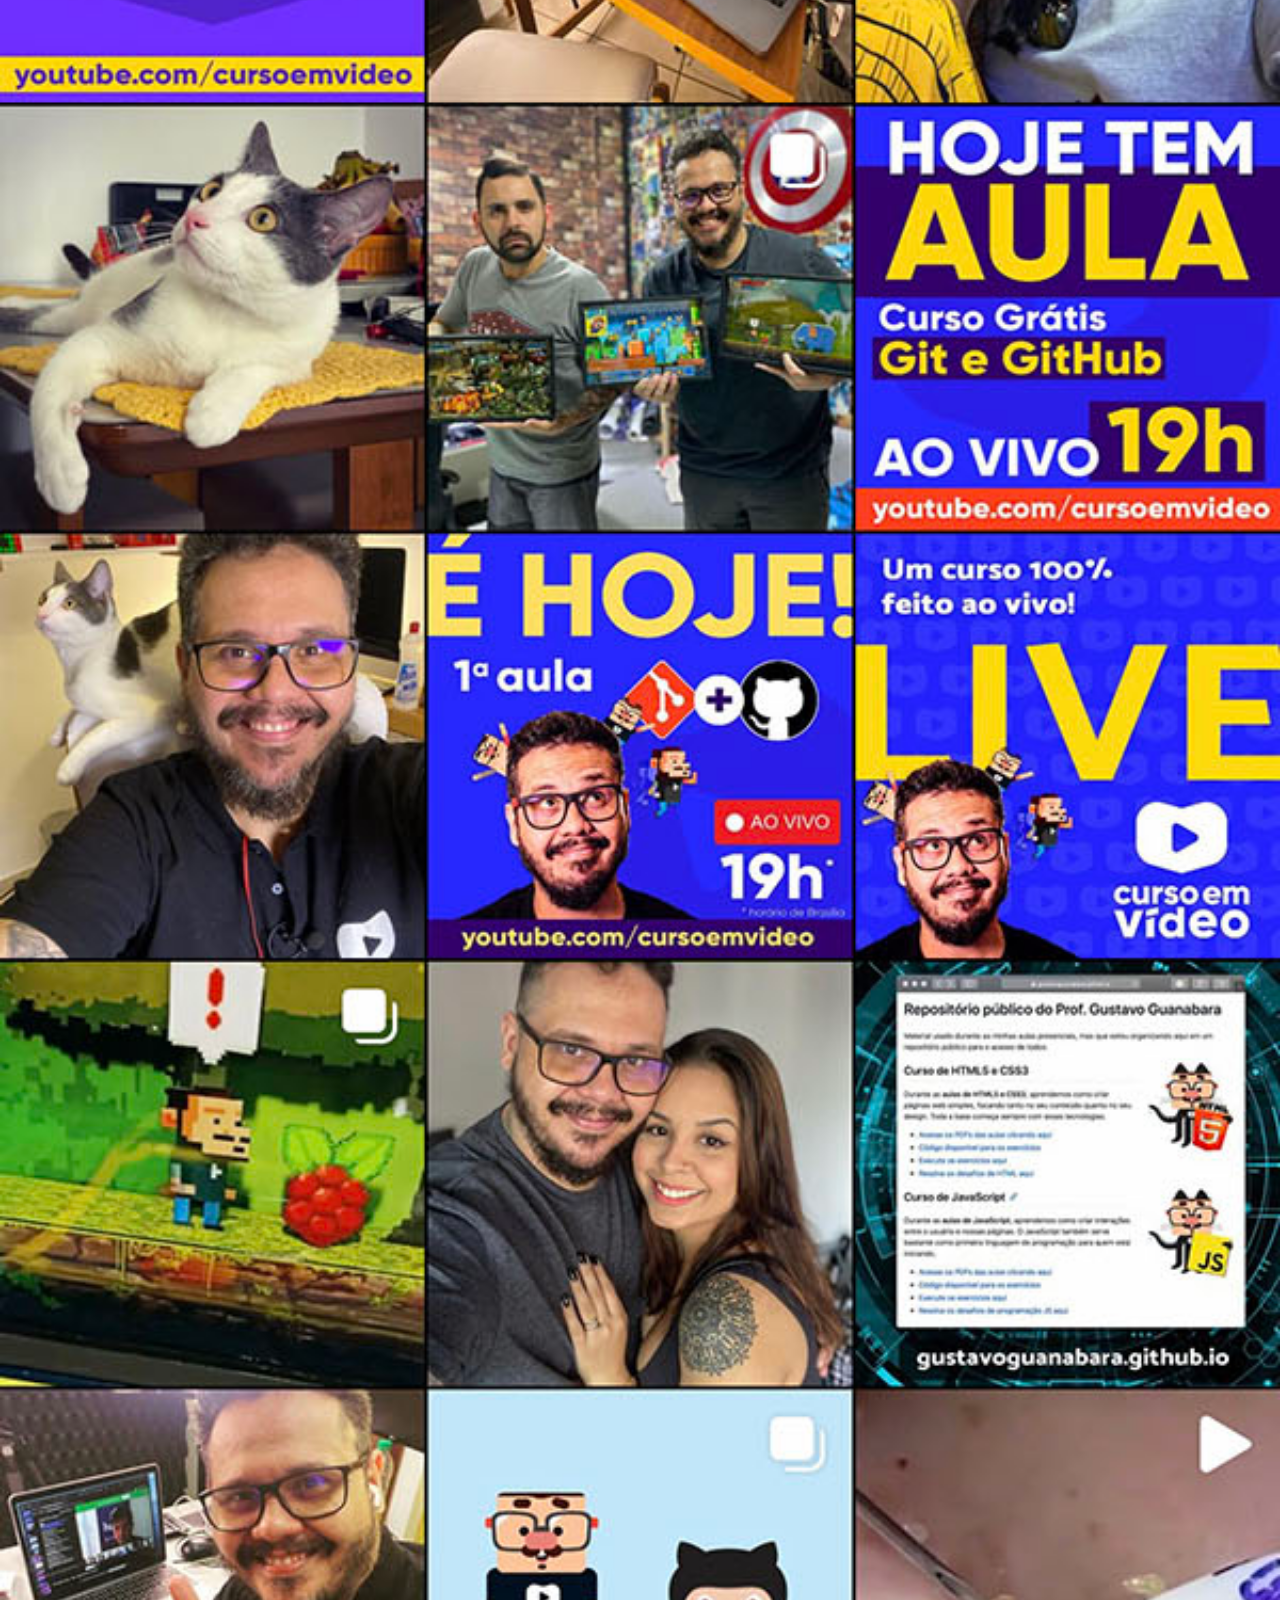
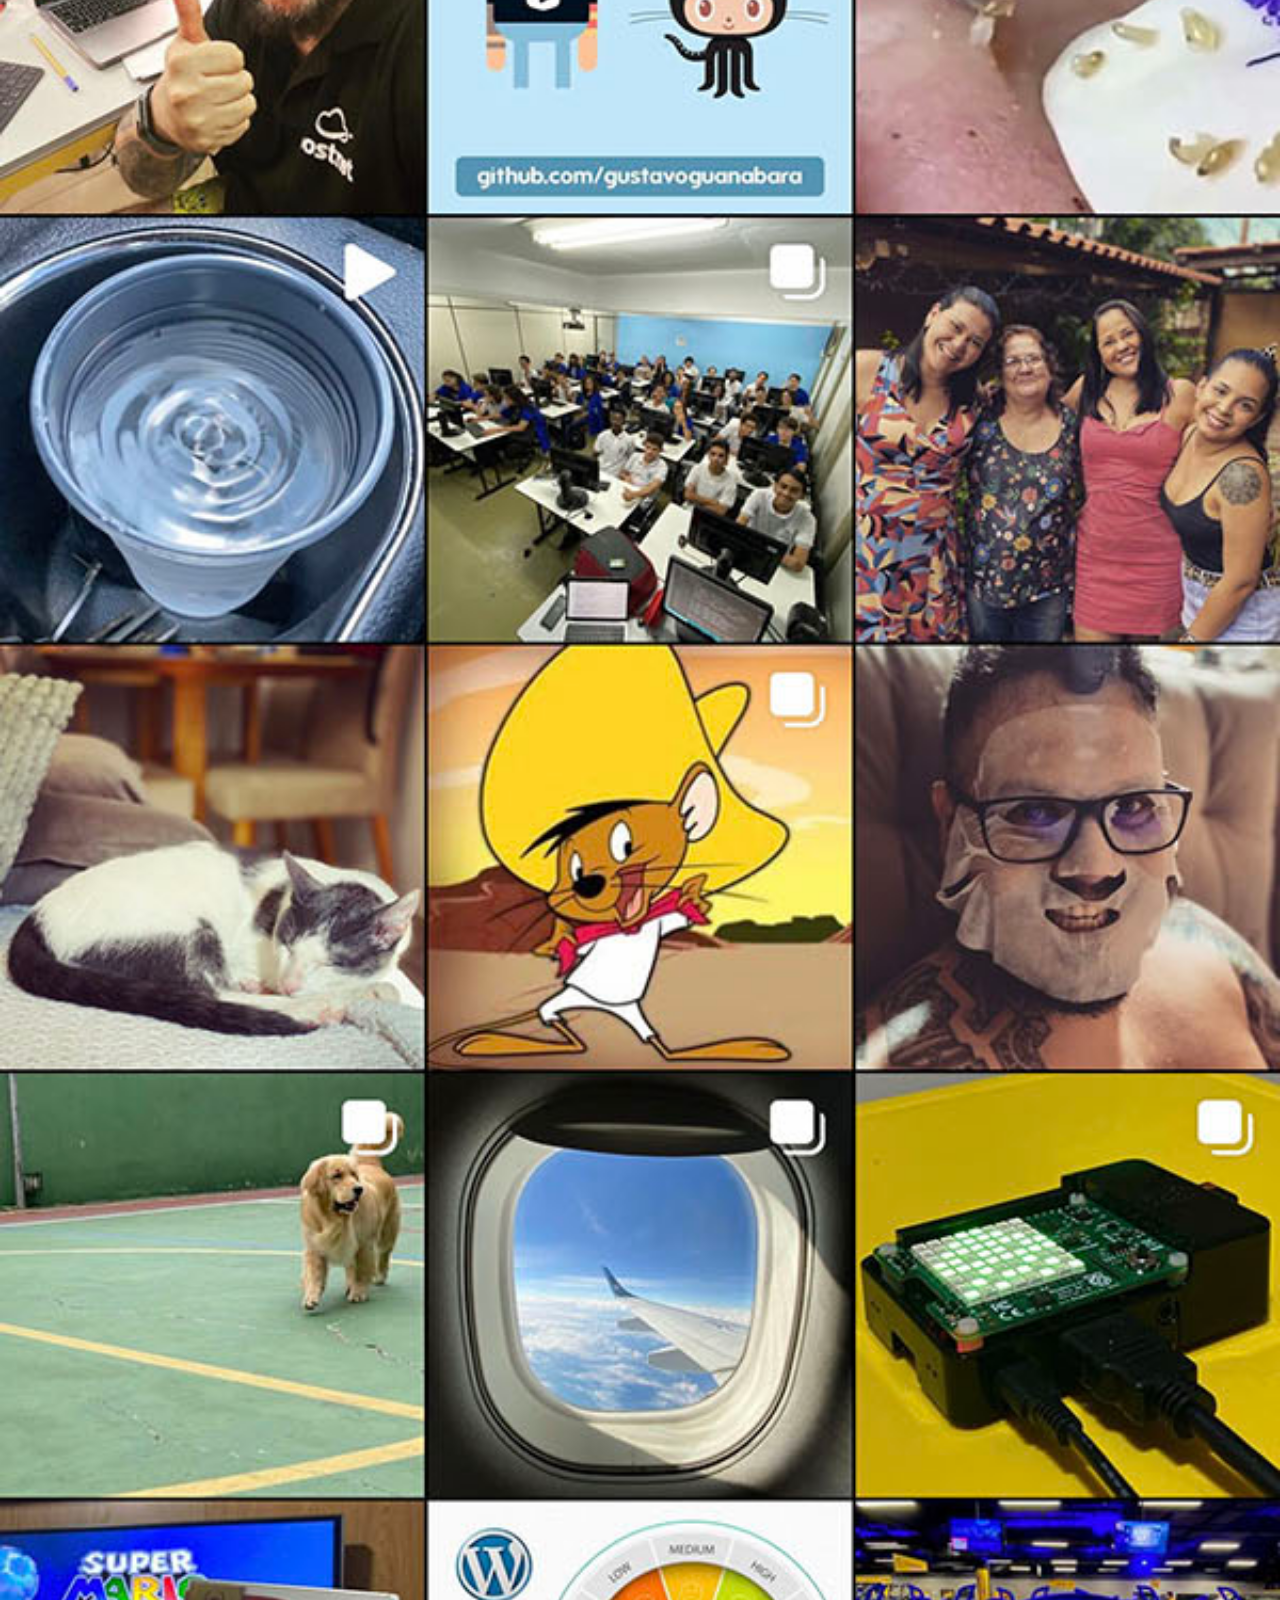
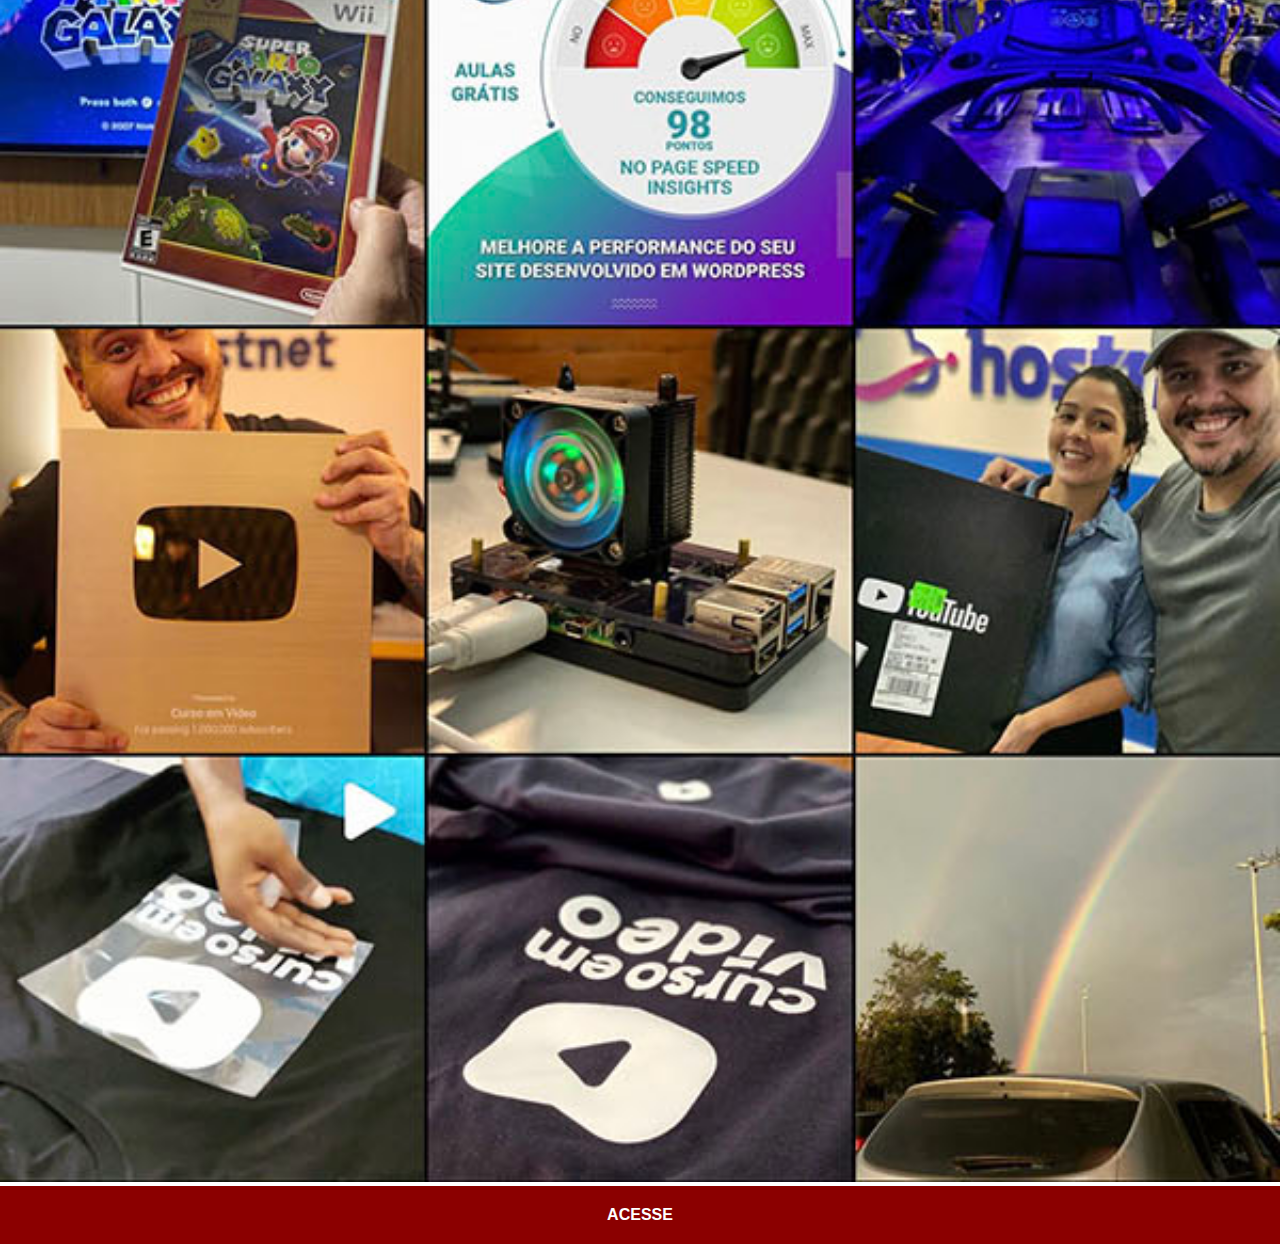
<file: instagram.html>
<!DOCTYPE html>
<html lang="pt-br">
<head>
    <meta charset="UTF-8">
    <meta name="viewport" content="width=device-width, initial-scale=1.0">
    <title>instagram</title>
    <link rel="stylesheet" href="estilos/social.css">
</head>
<body>
    <img src="imagens/tela-instagram.jpg" alt="instagram">
    <a href="https://www.instagram.com/carlosnatalicio/saved/" target="_blank">ACESSE</a>
</body>
</html>
</file>
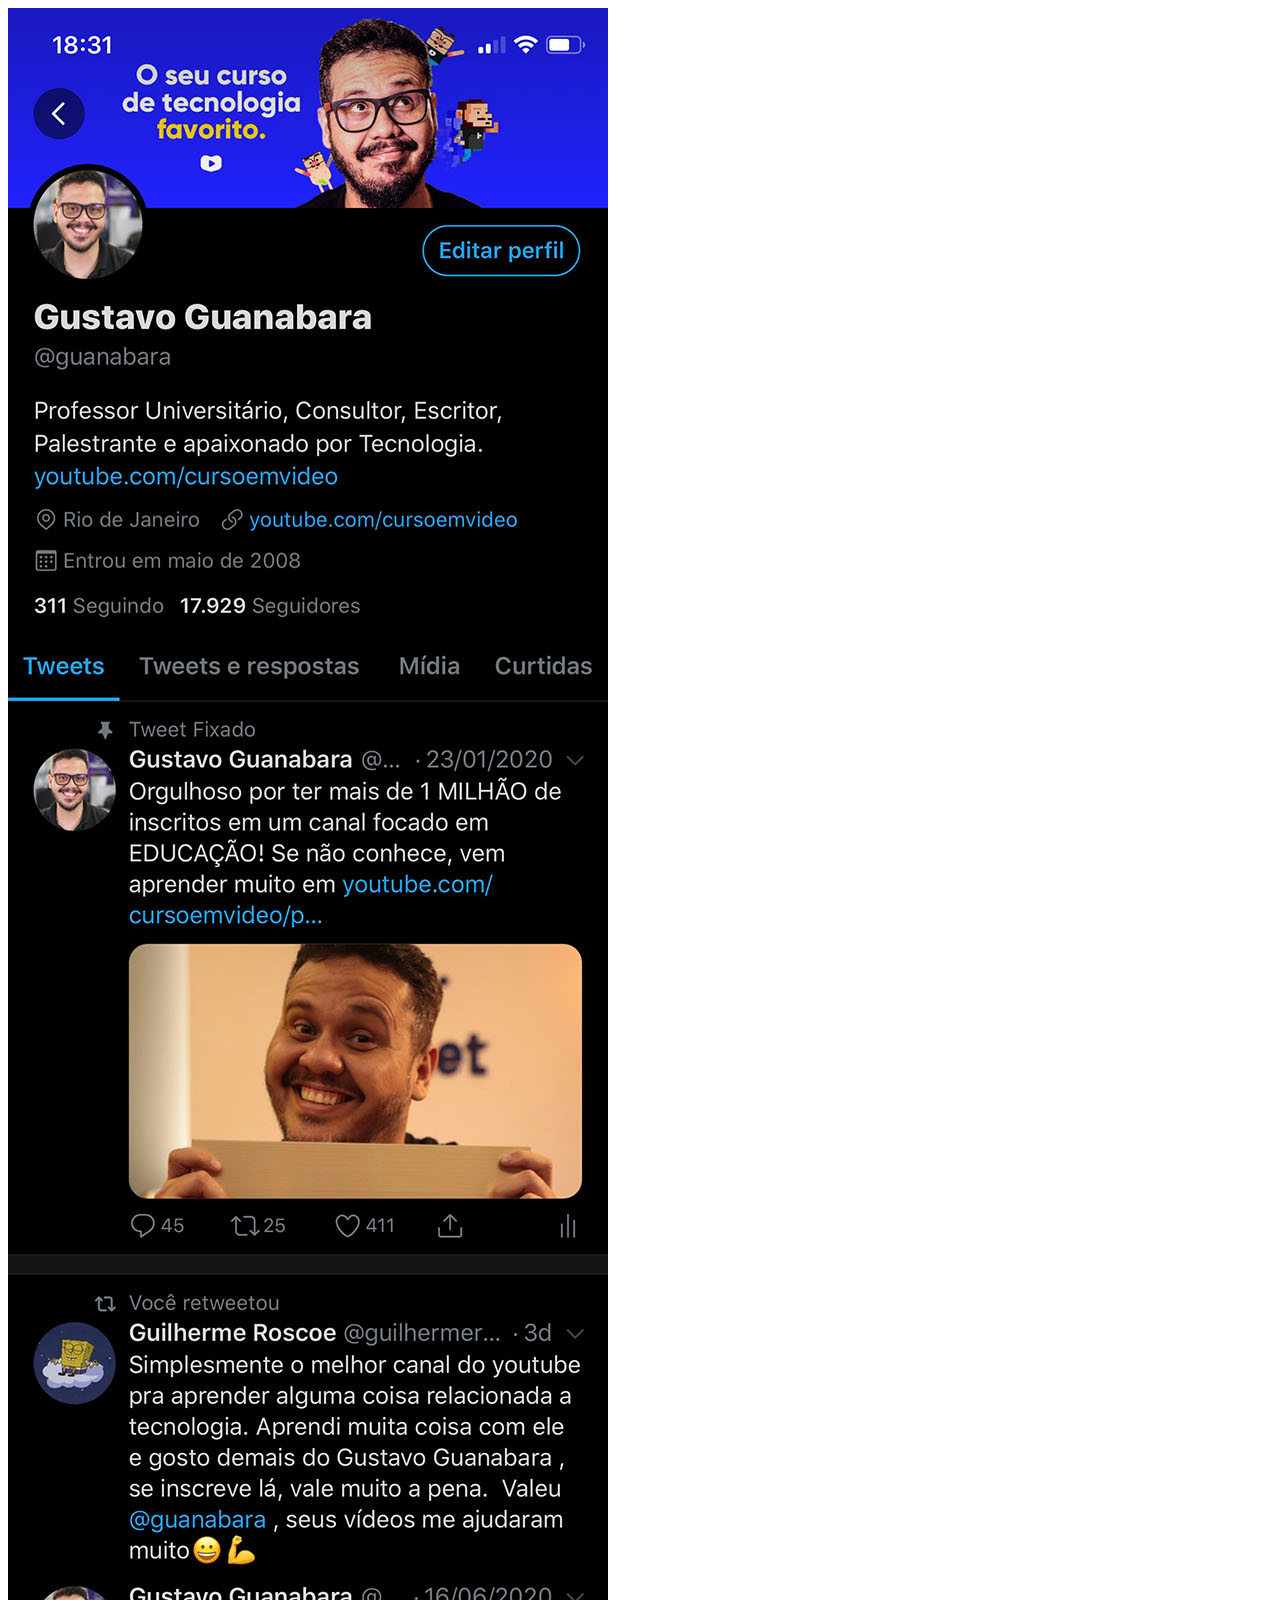
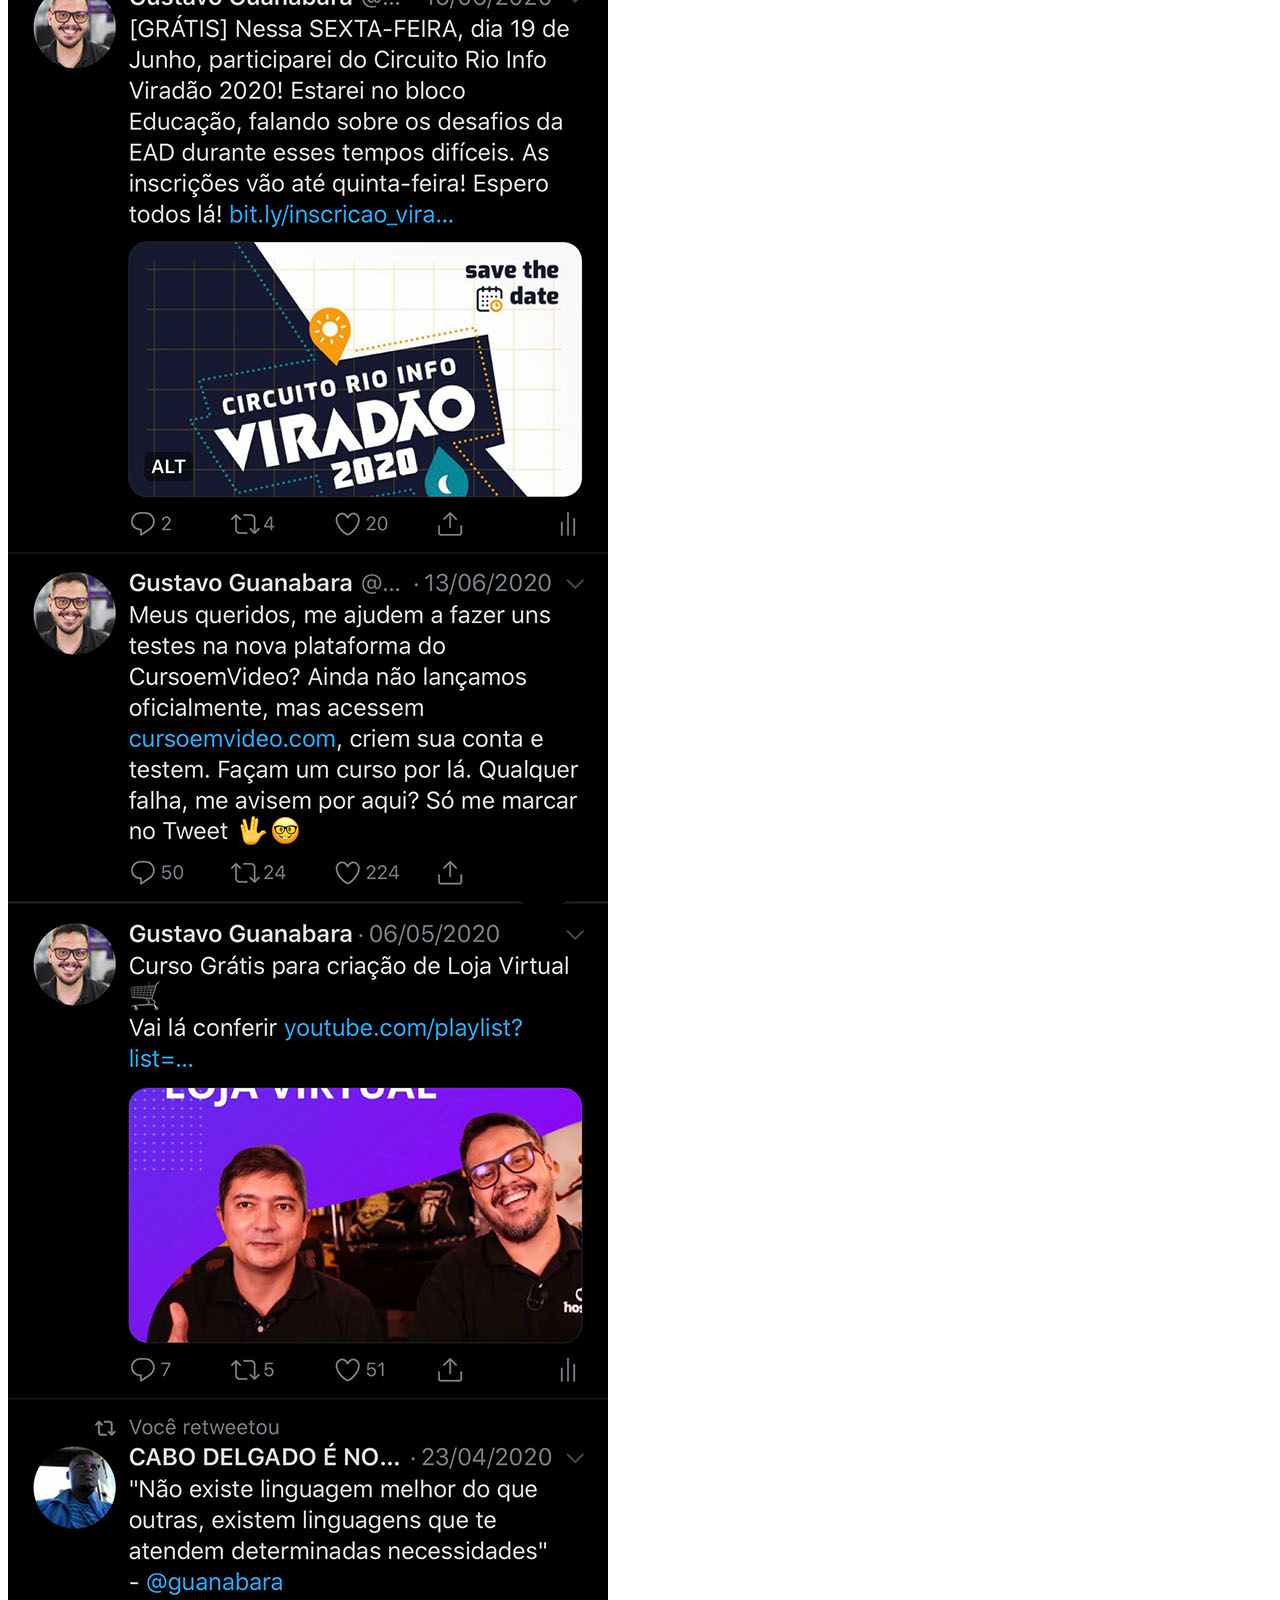
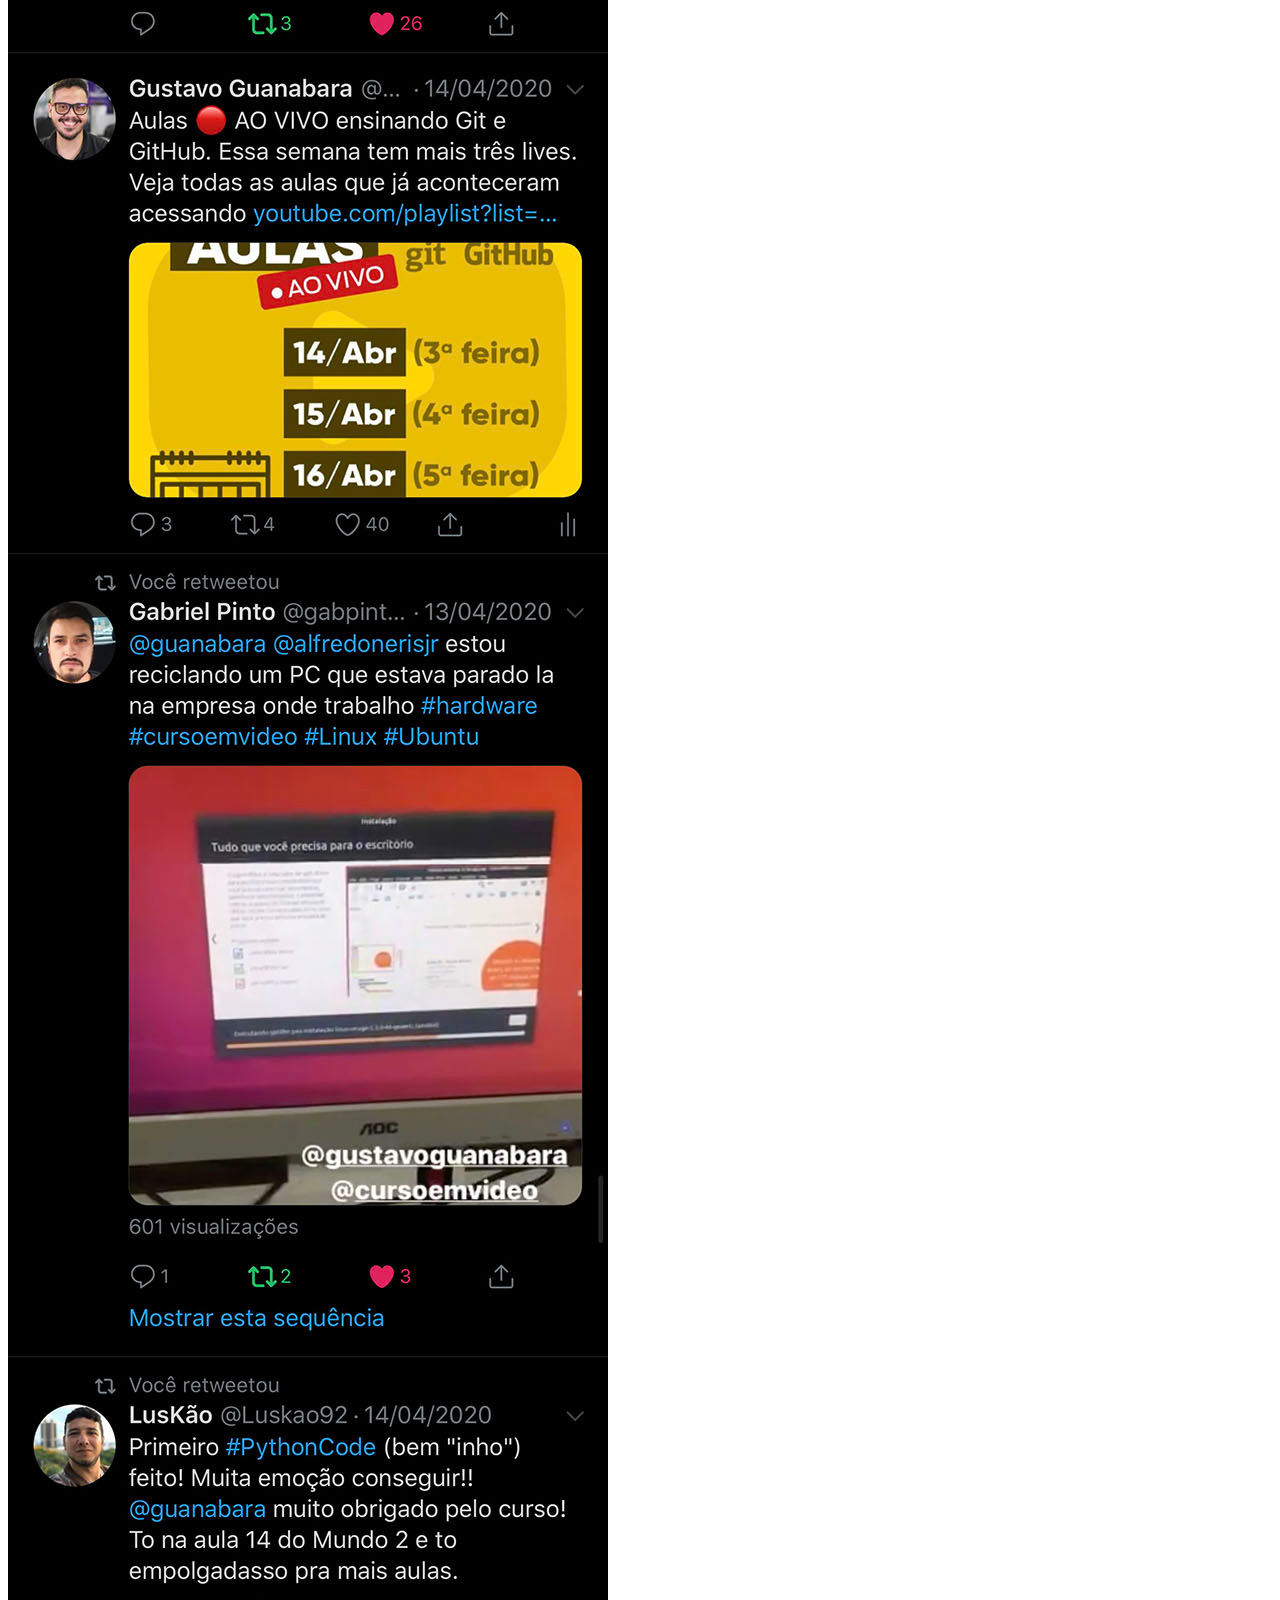
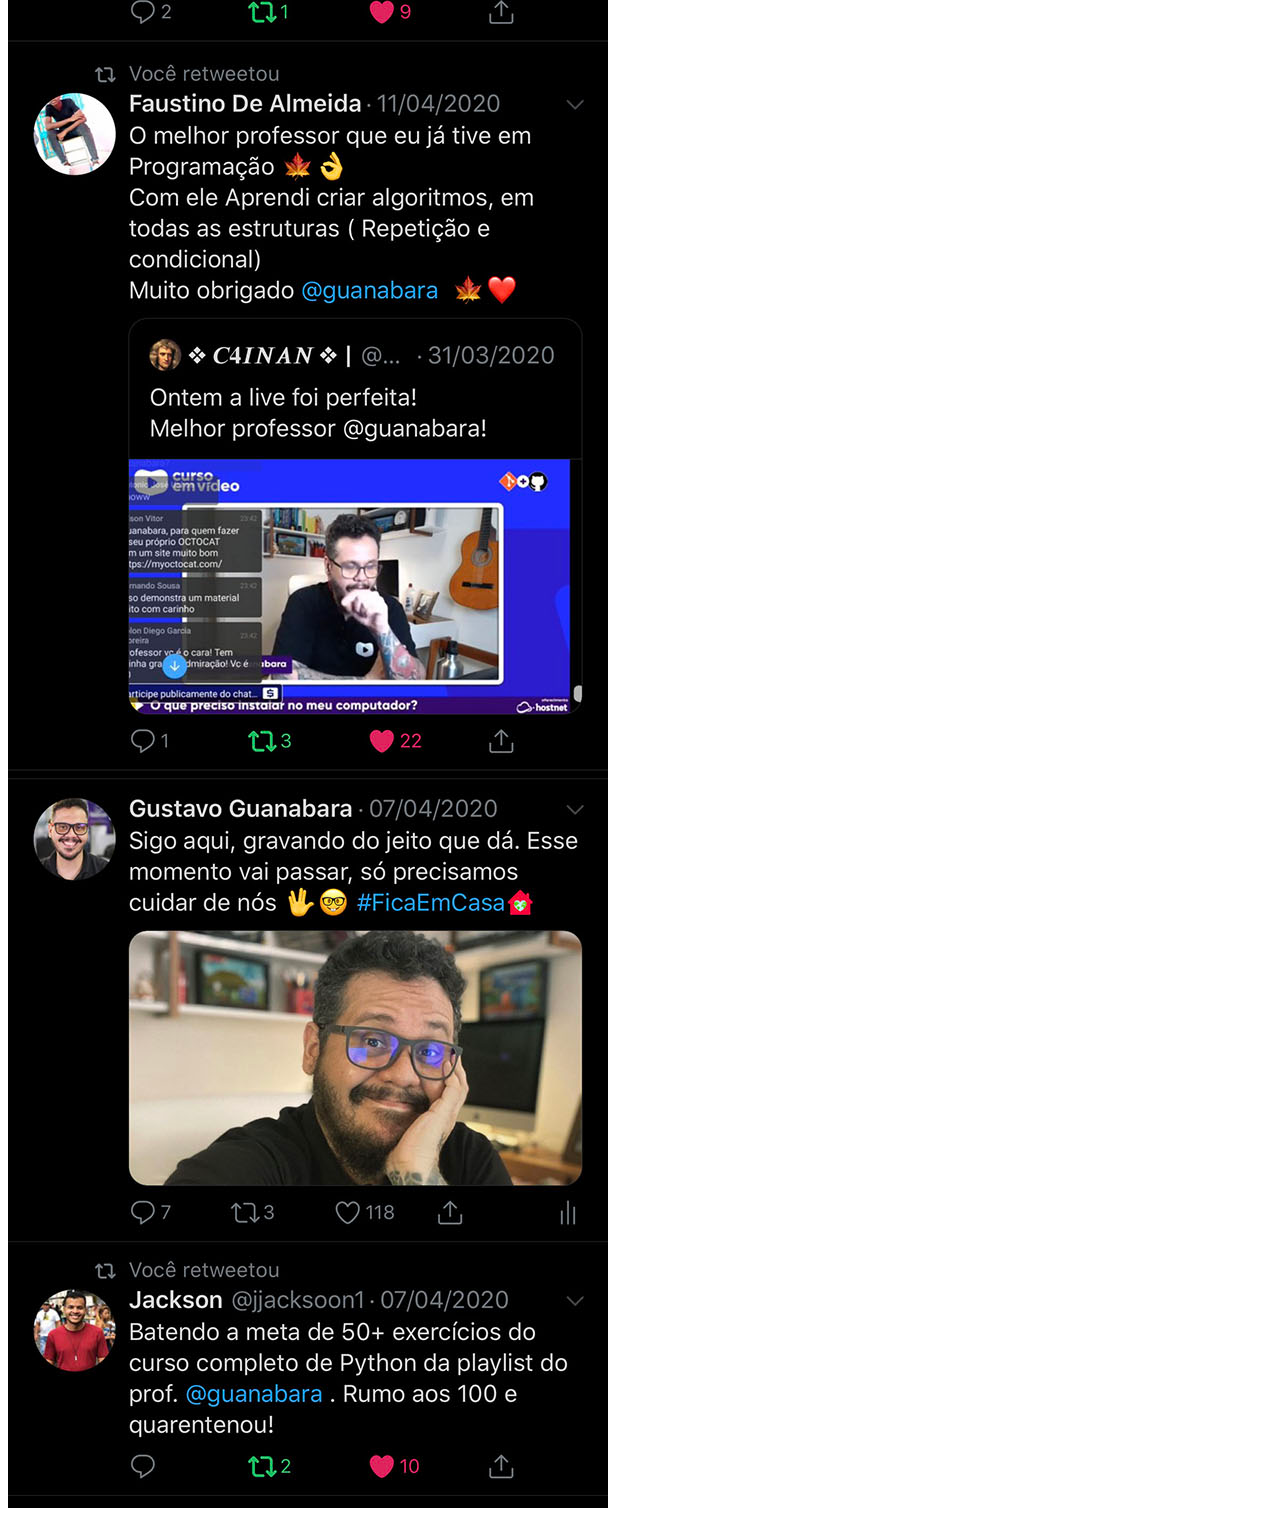
<file: twitter.html>
<!DOCTYPE html>
<html lang="pt-br">
<head>
    <meta charset="UTF-8">
    <meta name="viewport" content="width=device-width, initial-scale=1.0">
    <title>twitter</title>
</head>
<body>
    <img src="imagens/tela-twitter.jpg" alt="twitter">
    <a href=""></a>
</body>
</html>
</file>
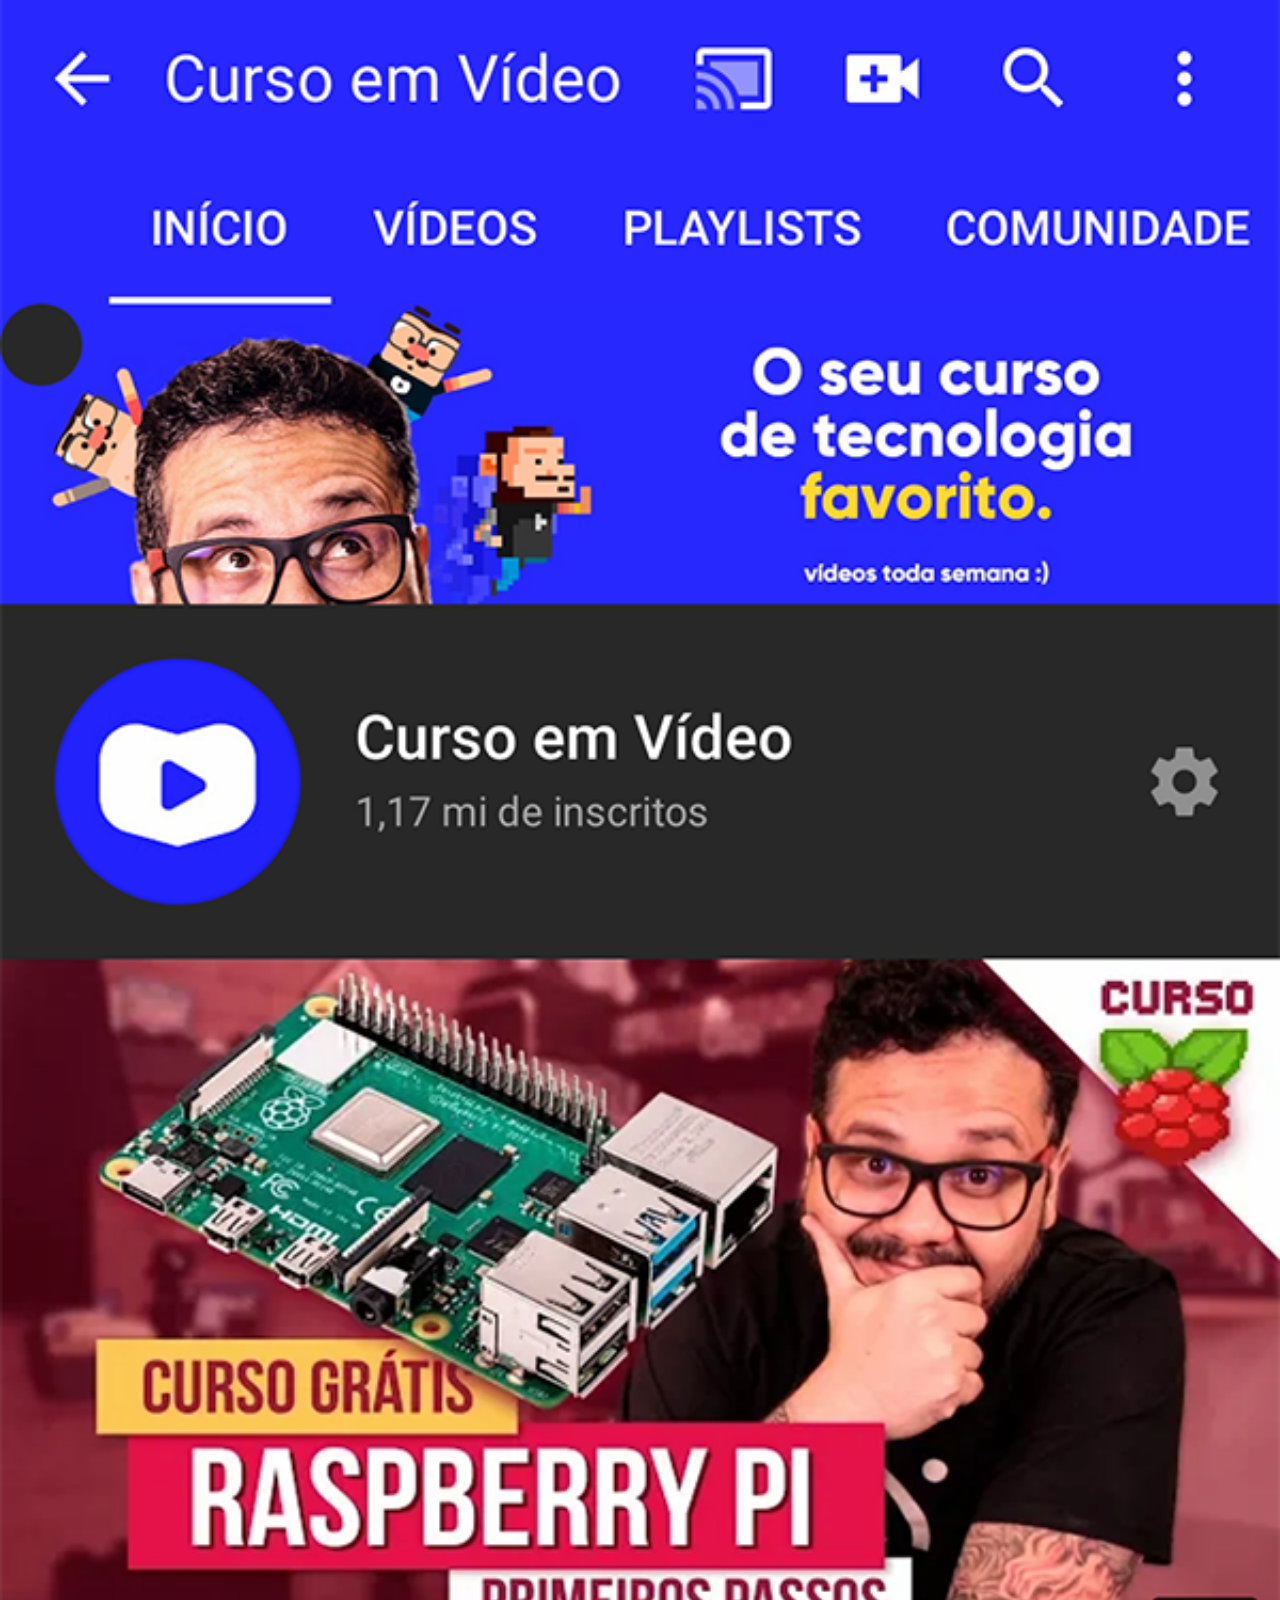
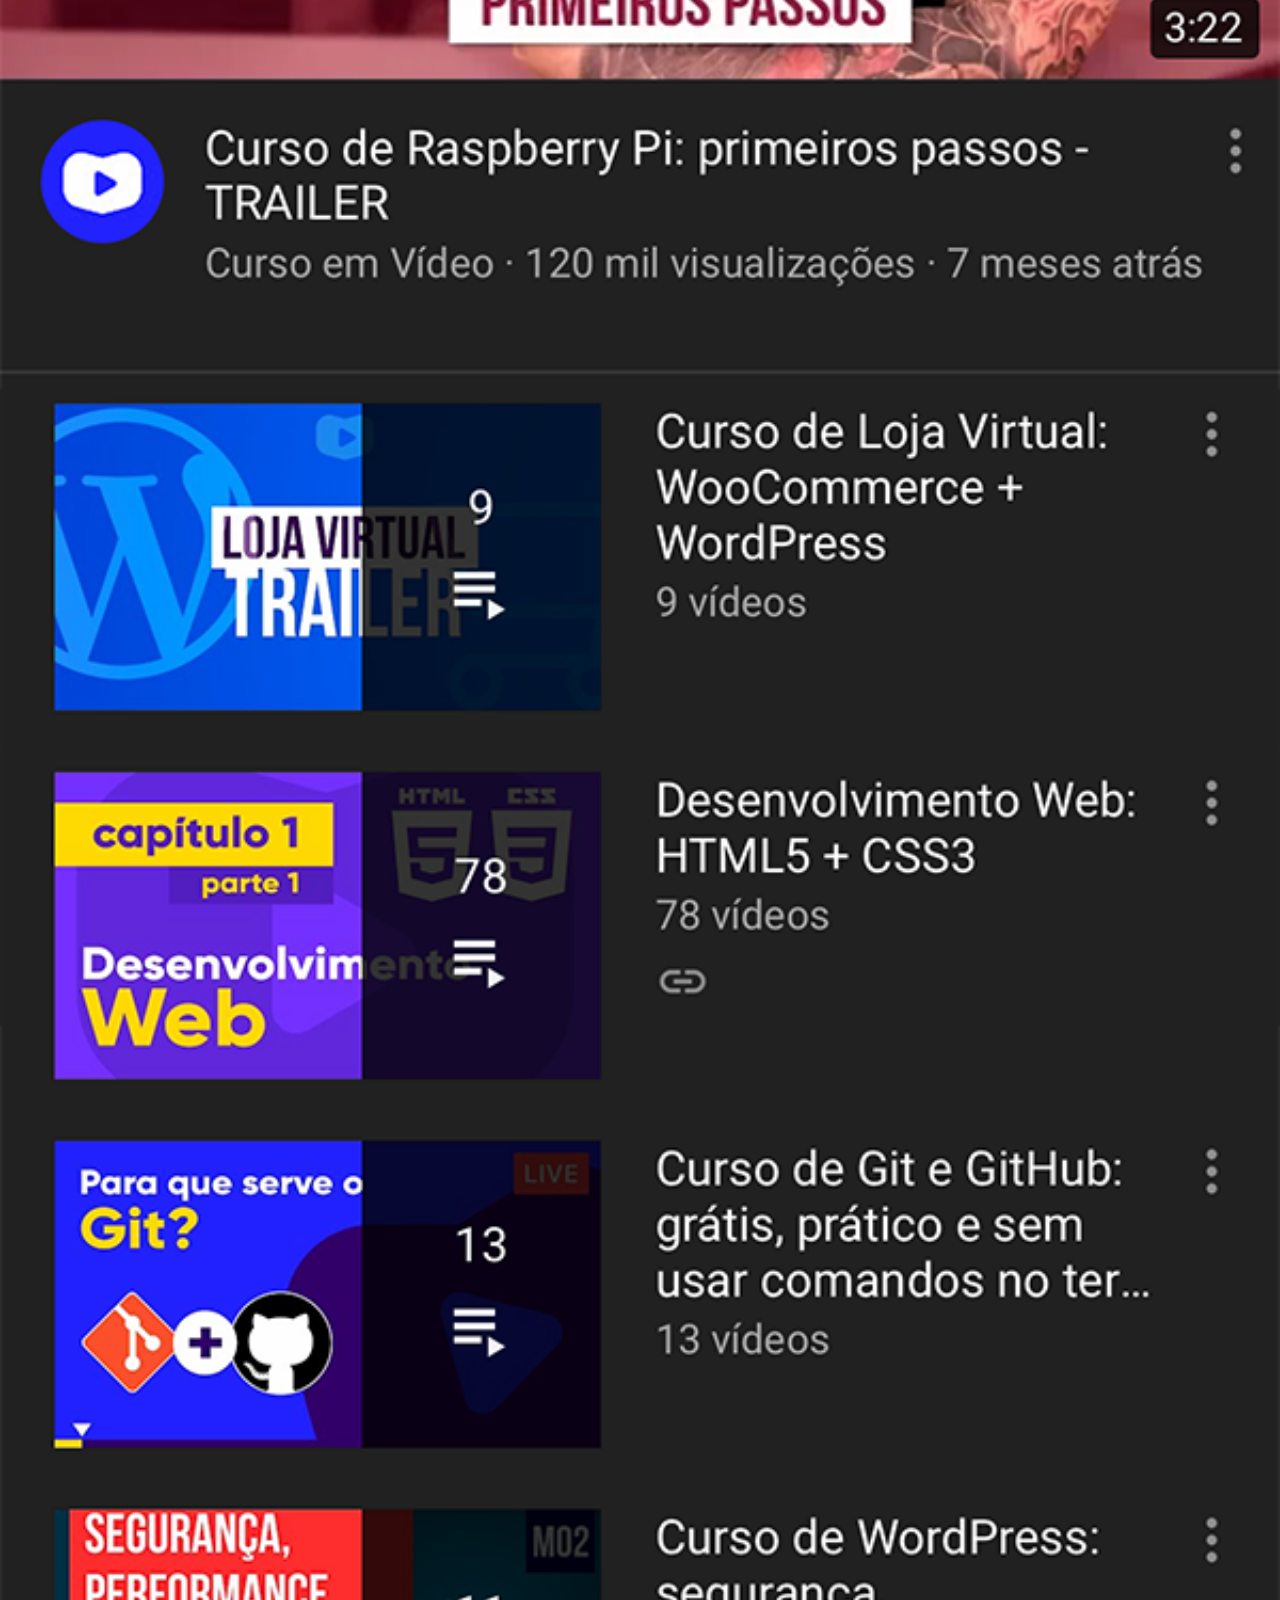
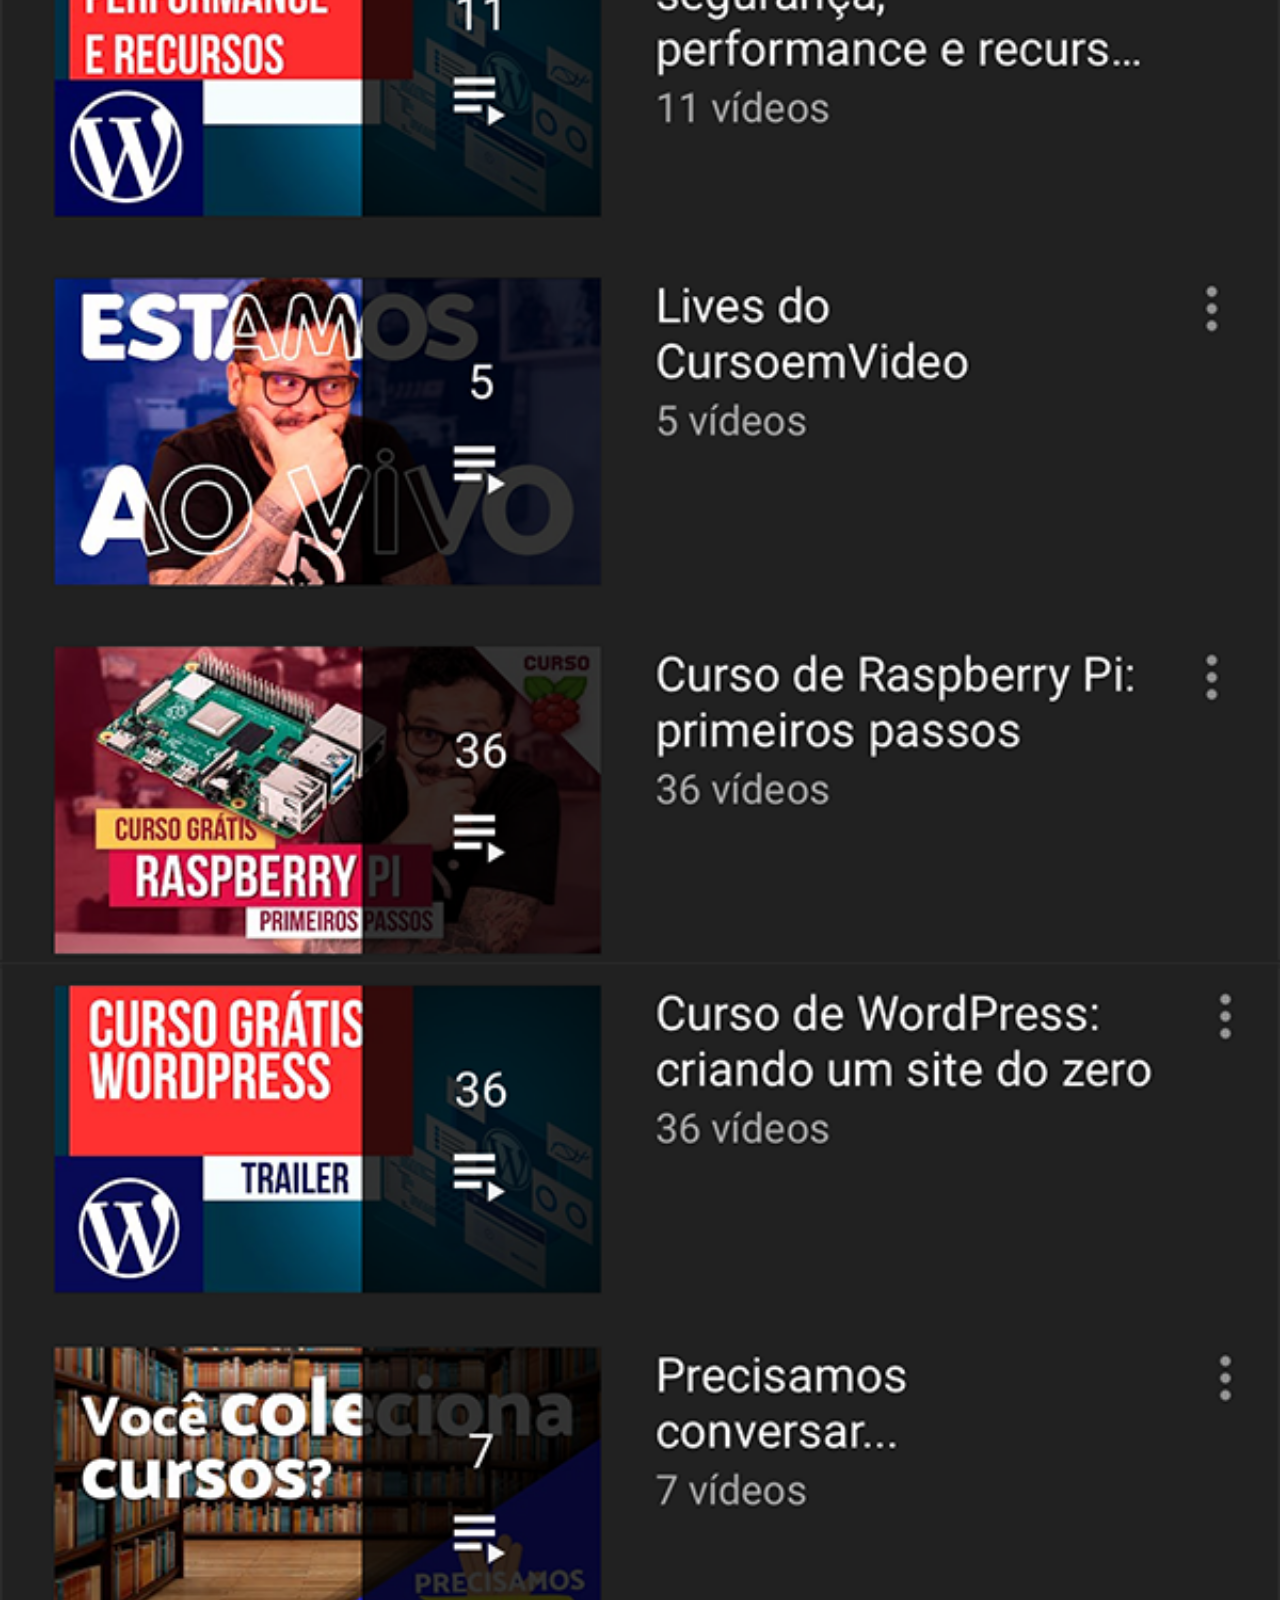
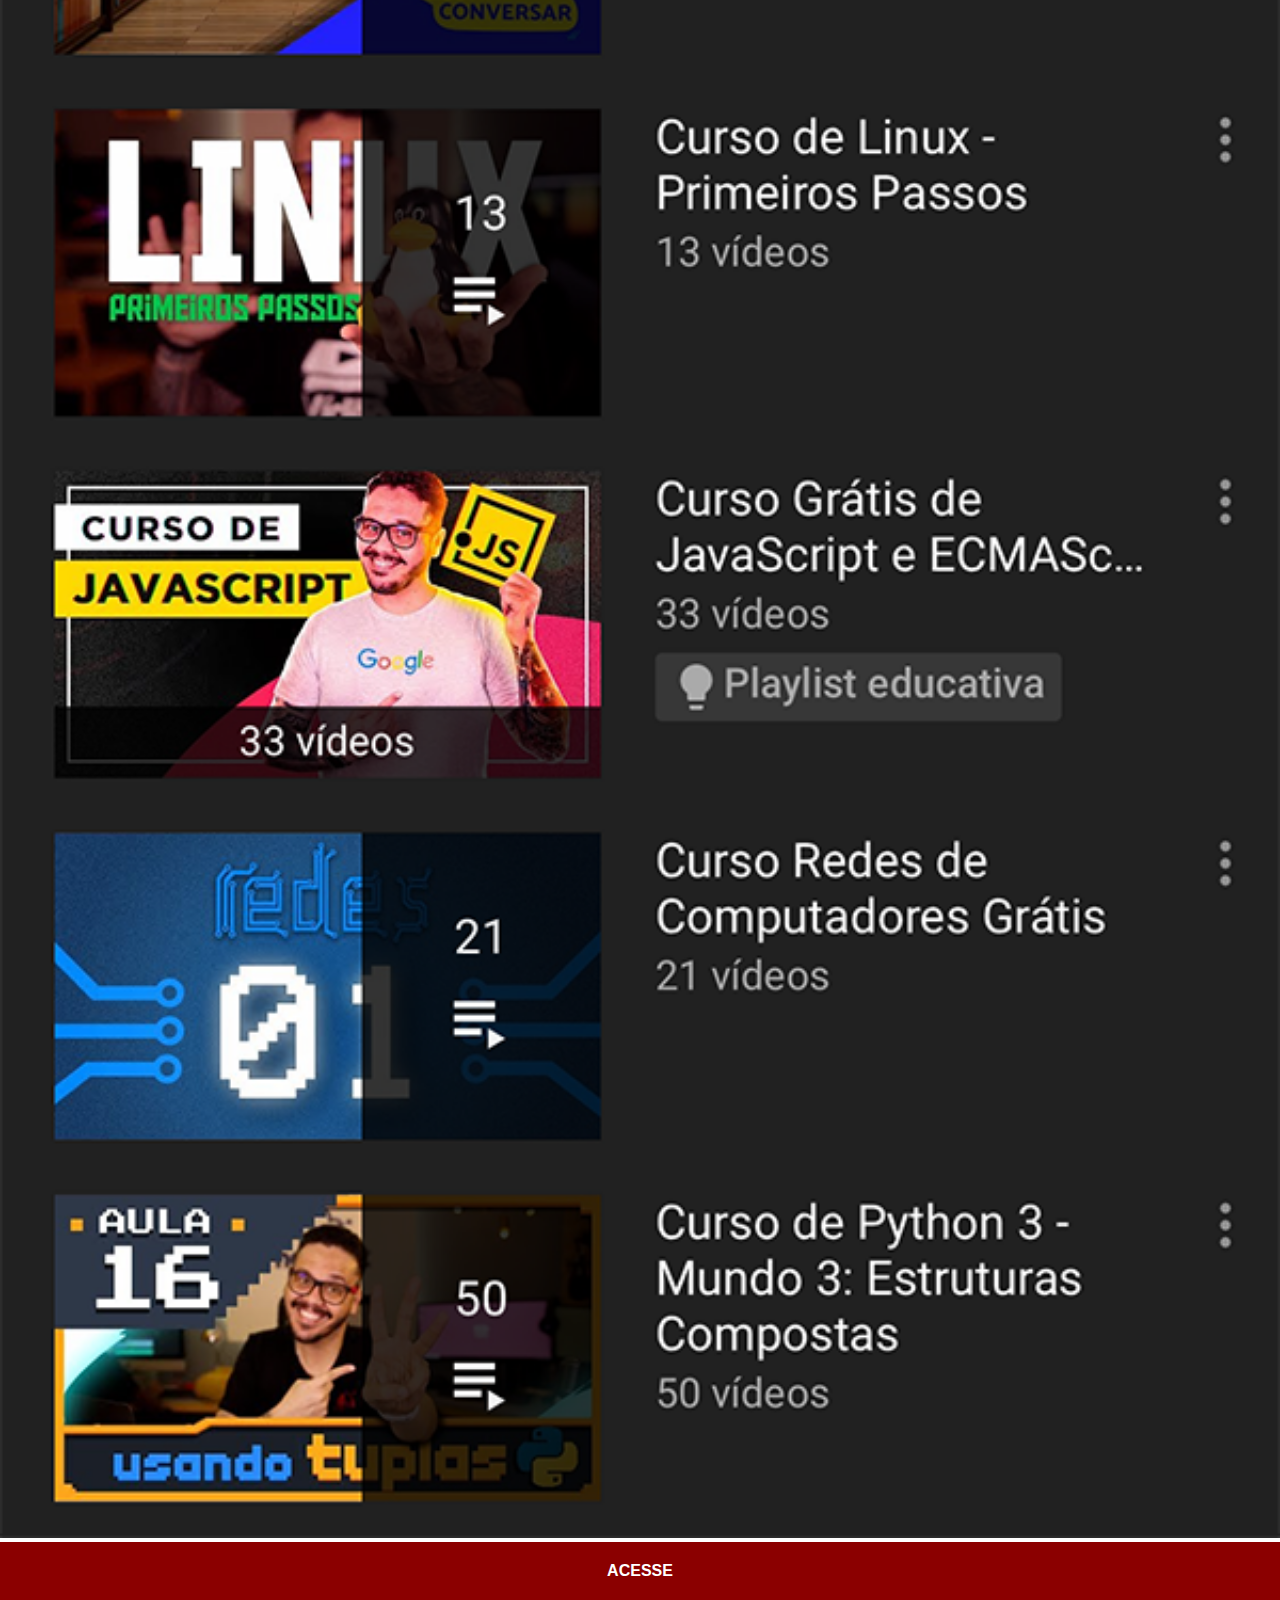
<file: youtube.html>
<!DOCTYPE html>
<html lang="pt-br">
<head>
    <meta charset="UTF-8">
    <meta name="viewport" content="width=device-width, initial-scale=1.0">
    <title>youtube</title>
    <link rel="stylesheet" href="estilos/social.css">
 
 
</head>
<body>
    <img src="imagens/tela-youtube.png" alt="youtube">
    <a href="https://www.youtube.com/@CursoemVideo/playlists" target="_blank">ACESSE</a>
</body>
</html>
</file>
<file: estilos/style.css>
@charset "UTF-8";


*{
    margin: 0;
    padding: 0;
    font-family:Arial, Helvetica, sans-serif ;
   
}
html, body{
    height: 100vh;
    width: 100vw;
     background-color: black;
}
body{
    background: url('../imagens/fundo-madeira.jpg') no-repeat top center;
    background-size: cover;
    background-attachment: fixed;
}
main{
    position: relative;
    height: 100vh;
   
}
section#telefone{
    position: absolute;
    top: 50%;
    left: 50%;
    transform: translate(-50%, -50%);
    height: 627px;
    width: 311px;
    background: url('../imagens/frame-iphone.png') no-repeat 
    
   
}
 iframe{
    position: relative;
    top: 80px;
    left: 22px;
    width: 267px;
    height: 471px;
 }
 section#redes-sociais{
   display: flex;
   flex-direction: column;
   text-align: right;
 }
 section#redes-sociais img{
    width: 50px;
    margin: 10px;
    border-radius: 50%;
    box-shadow: 2px 2px 5px rgba(0, 0, 0, 0.400);
    box-sizing: border-box;
 }
section#redes-sociais img:hover{
    border: 2px solid rgba(255, 255, 255, 0.637);
    transform: translate(-3px, -3px);
    box-shadow: 5px 5px 10px rgba(0, 0, 0, 0.600);
    transition: transform .3s, border 1s;
}
</file>
<file: estilos/social.css>
@charset "UTF_8";
*{
    margin: 0;
    padding: 0;
    font-family: Arial, Helvetica, sans-serif;
 }
 ::-webkit-scrollbar{
    width: 0;
    height: 0;
 }
 
 img{
    width: 100vw;


 }

 a{
    display: block;
    background-color: darkred;
    color: white;
    padding: 20px;
    text-align: center;
    text-decoration: none;
    font-weight: bold;

 }
 a:hover{
    background-color: red;
 }
</file>
